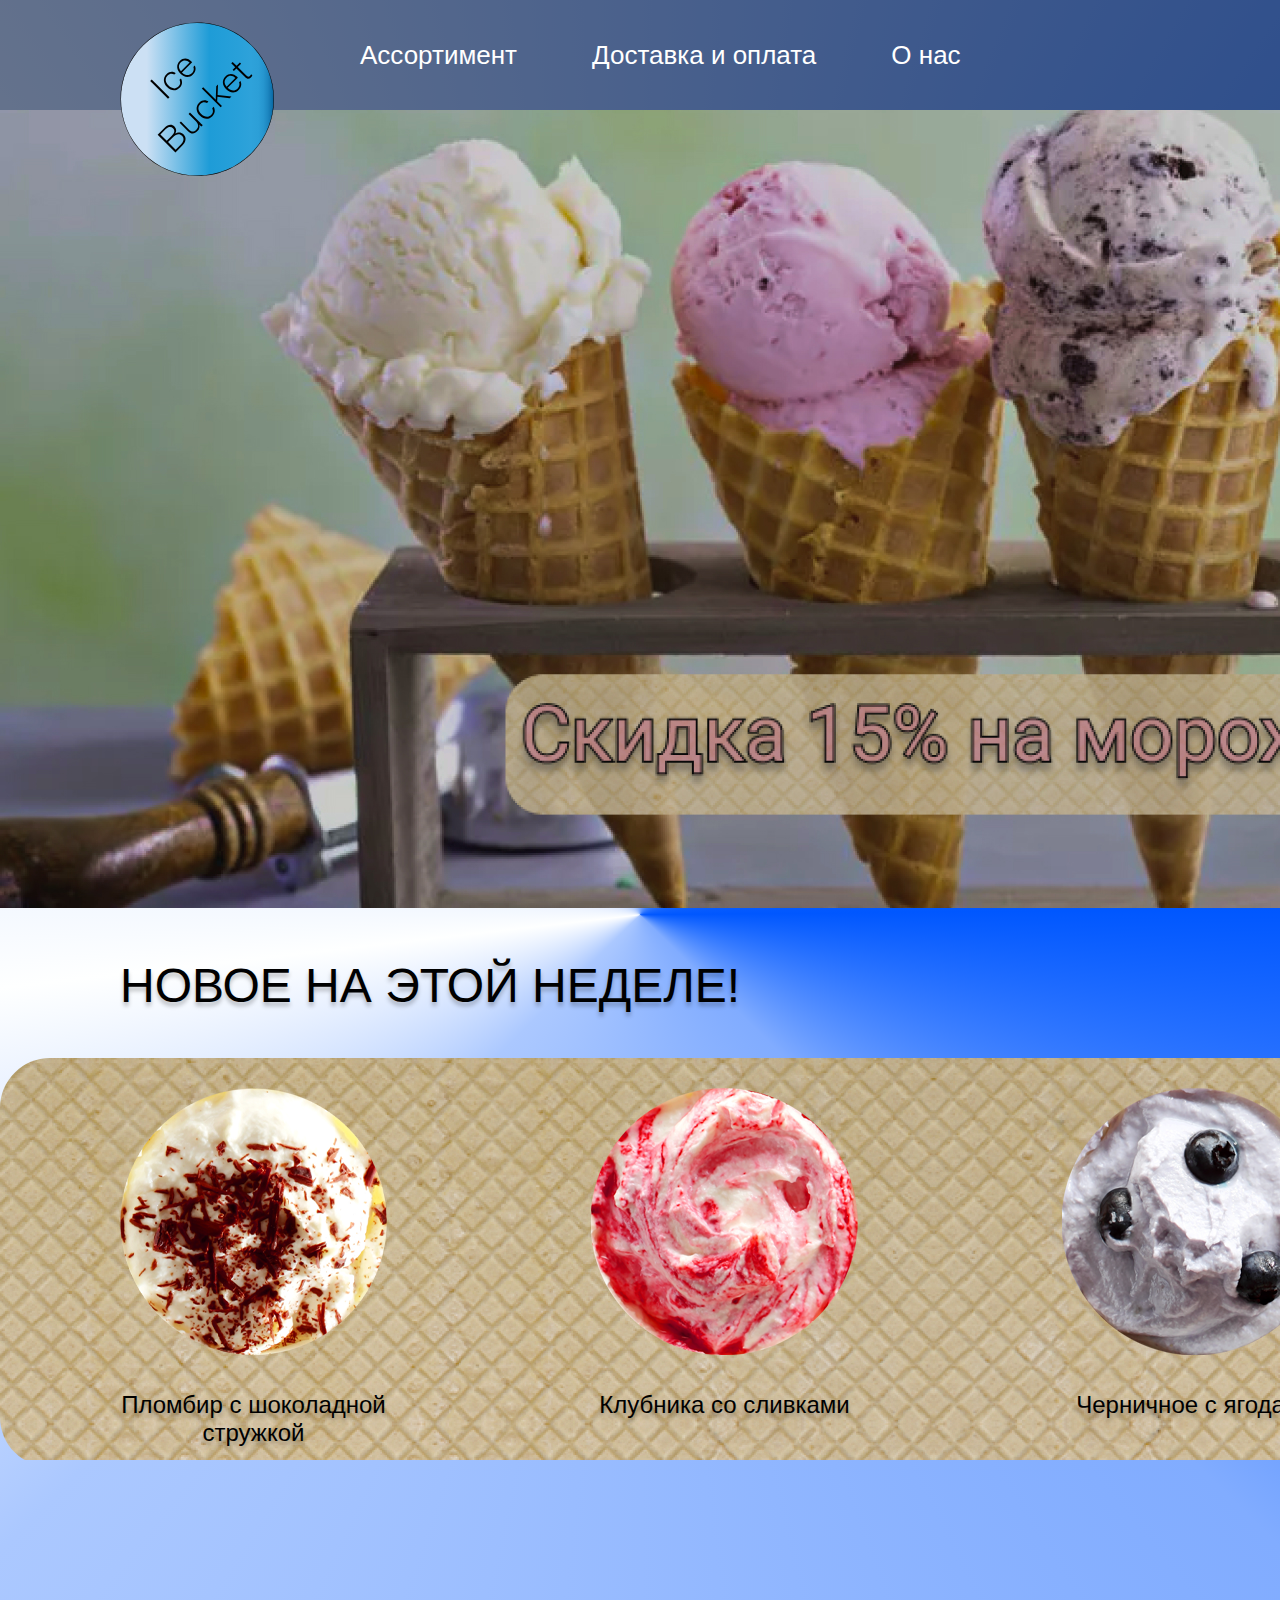
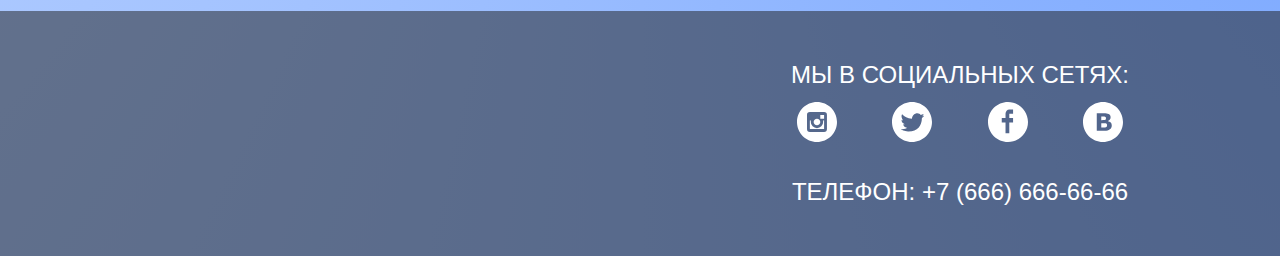
<file: index.html>
<!DOCTYPE html>
<html lang="ru">
    <head>
        <meta charset="utf-8">
        <title>Лавка Мороженного «Ice Bucket»</title>
        <link href="css/normalize.css" rel="stylesheet">
        <link href="https://fonts.googleapis.com/css2?family=Poiret+One&display=swap" rel="stylesheet">
        <link href="css/style.css" rel="stylesheet">
    </head>
    <body class="inner-page">

        <header class="main-header">
            <nav class="main-navigation container">
                <a class="main-header-logo" href="index.html">
                    <img src="svg/logo.svg" width="200" height="200" alt="Логотип">
                </a>
                <ul class="site-navigation">
                    <li><a href="catalog.html">Ассортимент</a></li>
                    <li><a href="delivery.html">Доставка и оплата</a></li>
                    <li><a href="info.html">О нас</a></li>
                </ul>
                <ul class="user-navigation">
                    <li><a class="login-link" href="personal.html">Войти</a></li>
                    <li><a class="basket-link" href="basket.html">Корзина</a></li>
                </ul>
            </nav>
        </header>

        <main>
            <h1 class="visually-hidden">Лавка Мороженного «Ice Bucket»</h1>

            <section class="news container2">
                <h2 class="visually-hidden">Новости</h2>
                <img src="img/news.jpg" width="1920" height="800">
                <h2 class="container">Новое на этой неделе!</h2>
                <div class="news-list-wrapper">
                    <ul class="news-list container2">
                        <li class="news-item news-item1">
                            <a href="#"><img src="img/8.png" width="267" height="267" alt="Фото товара"></a>
                            <a href="#">
                                <span class="news-item-name">Пломбир с шоколадной стружкой</span>
                            </a>
                        </li>
                        <li class="news-item">
                            <a href="#"><img src="img/5.png" width="267" height="267" alt="Фото товара"></a>
                            <a href="#">
                                <span class="news-item-name">Клубника со сливками</span>
                            </a>
                        </li>
                        <li class="news-item">
                            <a href="#"><img src="img/6.png" width="267" height="267" alt="Фото товара"></a>
                            <a href="#">
                                <span class="news-item-name">Черничное с ягодами</span>
                            </a>
                        </li>
                        <li class="news-item news-item4">
                            <a href="#"><img src="img/2.png" width="267" height="267" alt="Фото товара"></a>
                            <a href="#">
                                <span class="news-item-name">Кофейное с шоколадной стружкой</span>
                            </a>
                        </li>
                    </ul>
                </div>
            </section>
            
        </main>

        <footer class="main-footer">
            <div class="container">
                <div class="footer-contacts">
                    <p class="we-in-social">Мы в социальных сетях:</p>
                    <ul class="footer-social-list">
                        <li><a class="social-button" href="#"><span class="visually-hidden">Инстаграм</span>
                            <svg xmlns="http://www.w3.org/2000/svg" width="40" height="40" viewBox="0 0 32 32">
                                <g fill="#FFF">
                                    <path d="M20.916 16a4.938 4.938 0 1 1-9.877 0c0-.394.051-.773.138-1.14h-.897v6.838h11.396V14.86h-.897c.086.367.137.746.137 1.14z"/>
                                    <path d="M15.978 18.659c1.466 0 2.659-1.193 2.659-2.659s-1.193-2.659-2.659-2.659c-1.466 0-2.659 1.193-2.659 2.659s1.192 2.659 2.659 2.659zM18.637 10.302h3.039v3.039h-3.039z"/>
                                    <path d="M16 0C7.164 0 0 7.164 0 16c0 8.837 7.164 16 16 16 8.837 0 16-7.163 16-16 0-8.836-7.163-16-16-16zm7.955 21.698a2.285 2.285 0 0 1-2.279 2.279H10.279A2.285 2.285 0 0 1 8 21.698V10.302a2.286 2.286 0 0 1 2.279-2.279h11.396a2.286 2.286 0 0 1 2.279 2.279v11.396z"/>
                                </g>
                            </svg>
                        </a></li>
                        <li><a class="social-button" href="#"><span class="visually-hidden">Твиттер</span>
                            <svg xmlns="http://www.w3.org/2000/svg" width="40" height="40" viewBox="0 0 32 32">
                                <path fill="#FFF" d="M16 0C7.164 0 0 7.164 0 16c0 8.837 7.164 16 16 16 8.837 0 16-7.163 16-16 0-8.836-7.163-16-16-16zm7.944 12.809c-.251 6.516-3.463 10.832-10.992 10.702h-.486c-.447 0-4.543-.443-5.344-1.823 2.479.19 4.247-.406 5.12-1.136-1.048-.289-2.923-.461-3.251-2.848.384.104.618.221
                                 1.299.113-1.307-.824-2.758-1.519-2.679-3.643.311.317 1.164.518 1.46.457-.768-.233-2.149-3.244-.974-4.781 1.984 1.79 4.075 3.482 7.804 3.643.227-2.214 1.24-3.699 3.168-4.325 1.84-.479 3.255.26 3.901 1.138.737-.224 1.453-.466 2.193-.685-.004.833-.569 1.463-.935 1.709.747.165 1.423-.475 1.423-.475-.184.963-1.094 1.725-1.707 1.954z"/>
                            </svg>
                        </a></li>
                        <li><a class="social-button" href="#"><span class="visually-hidden">Фейсбук</span>
                            <svg xmlns="http://www.w3.org/2000/svg" width="40" height="40" viewBox="0 0 32 32">
                                <path fill="#FFF" d="M16 0C7.164 0 0 7.163 0 16s7.164 16 16 16c8.837 0 16-7.164 16-16S24.837 0 16 0zm4.062 9.455h-3.021v3.444h3.021v3.445h-3.021v8.61H14.02v-8.61H11v-3.445h3.021V9.455c0-1.902 1.353-3.445 3.021-3.445h3.021v3.445z"/>
                            </svg>
                        </a></li>
                        <li><a class="social-button" href="#"><span class="visually-hidden">Вконтакте</span>
                            <svg xmlns="http://www.w3.org/2000/svg" width="40" height="40" viewBox="0 0 32 32">
                                <g fill="#FFF">
                                    <path d="M16.637 14.495c.402-.019.719-.082.951-.188.326-.145.54-.33.641-.559.101-.229.15-.496.15-.797 0-.232-.058-.465-.174-.697-.116-.232-.322-.405-.617-.517-.264-.1-.592-.155-.984-.165a76.242 76.242 0 0 0-1.652-.014h-.339v2.965h.565c.571 0 1.057-.009 1.459-.028zM18.118 17.084c-.282-.081-.672-.125-1.166-.132a127.97
                                     127.97 0 0 0-1.55-.009h-.79v3.493h.264c1.014 0 1.74-.003 2.18-.009a3.2 3.2 0 0 0 1.212-.245c.377-.157.633-.364.774-.625s.214-.562.214-.9c0-.446-.088-.788-.261-1.03-.17-.241-.464-.423-.877-.543z"/>
                                    <path d="M16 0C7.164 0 0 7.164 0 16c0 8.837 7.164 16 16 16 8.837 0 16-7.163 16-16 0-8.836-7.163-16-16-16zm6.602 20.531a3.73 3.73 0 0 1-1.124 1.327c-.552.415-1.161.71-1.823.886s-1.501.264-2.519.264h-6.121V8.987h5.443c1.13 0 1.957.038 2.48.113a5.126 5.126 0 0 1 1.561.5c.533.27.929.632 1.189 1.087.26.455.392.975.392 
                                     1.558 0 .678-.179 1.278-.536 1.795-.358.518-.863.92-1.517 1.208v.075c.917.182 1.642.559 2.179 1.13.537.571.807 1.325.807 2.261 0 .678-.138 1.283-.411 1.817z"/>
                                </g>
                            </svg>
                        </a></li>
                    </ul>
                    <p class="footer-tel">Телефон: +7 (666) 666-66-66</p>
                </div>
            </div>
        </footer>

        <div class="modal-overlay">
        </div>
        <!-- <div class="modal-overlay"> -->
            <section class="modal modal-login">
                <h2 class="visually-hidden">Авторизация</h2>
                <form class="login-form">
                    <p>
                        <p>Email</p>
                        <input class="login-input" id="log-email" type="text" name="email" placeholder="">
                    </p>
                    <p>
                        <p>Пароль</p>
                        <input class="login-input input-last" id="log-password" type="password" name="password" placeholder="">
                    </p>
                    <button class="button" type="submit">Войти</button>
                    <p class="login-help">
                        <a class="restore" href="#">Я не помню пароль</a>
                        <a class="registr" href="#">Регистрация</a>
                    </p>
                </form>
                <button class="modal-close" type="button">Закрыть</button>
            </section>

            <section class="modal modal-registr">
                <h2 class="visually-hidden">Регистрация</h2>
                <form class="registr-form">
                    <p>
                        <p>Фамилия</p>
                        <input class="registr-input" id="user-surname" type="text" name="surmane" placeholder="">
                    </p>
                    <p>
                        <p>Имя</p>
                        <input class="registr-input" id="user-name" type="text" name="name" placeholder="">
                    </p>
                    <p>
                        <p>Отчество</p>
                        <input class="registr-input" id="user-patronymic" type="text" name="patronymic" placeholder="">
                    </p>
                    <p>
                        <p>Дата рождения</p>
                        <input class="registr-input" id="user-birthday" type="date" name="birthday" placeholder="">
                    </p>
                    <p>
                        <p>Телефон</p>
                        <input class="registr-input" id="user-number" type="tel" name="number" placeholder="">
                    </p>

                    <p>
                        <p>Email</p>
                        <input class="registr-input" id="user-email" type="text" name="email" placeholder="">
                    </p>
                    <p>
                        <p>Придумайте пароль</p>
                        <input class="registr-input" id="user-prepassword" type="password" name="prepassword" placeholder="">
                    </p>
                    <p>
                        <p>Повторите пароль</p>
                        <input class="registr-input input-last" id="user-password" type="password" name="password" placeholder="">
                    </p>
                    <button class="button" type="submit">Зарегистрироваться</button>
                </form>
                <button class="modal-close-reg" type="button">Закрыть</button>
            </section>
        <!-- </div> -->

        <script src ="js/modal.js"></script>

    </body>
</html>
</file>
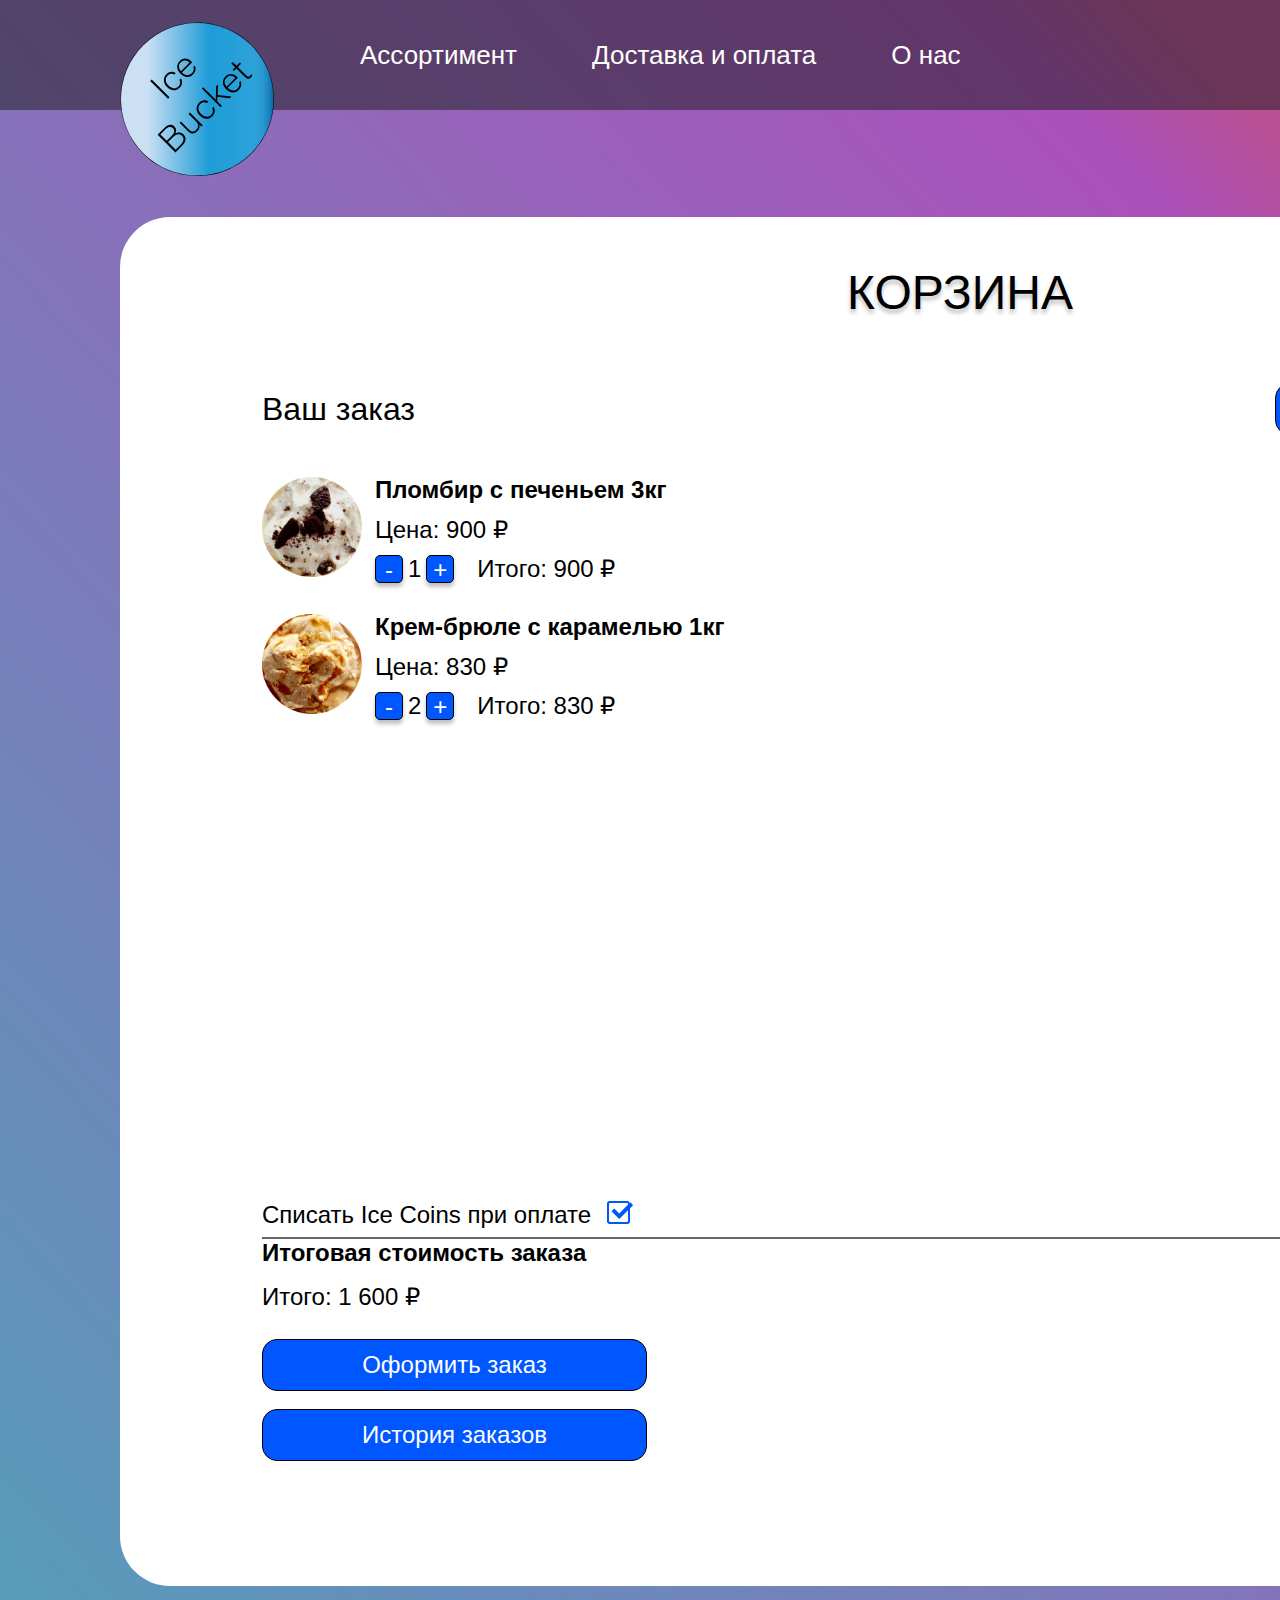
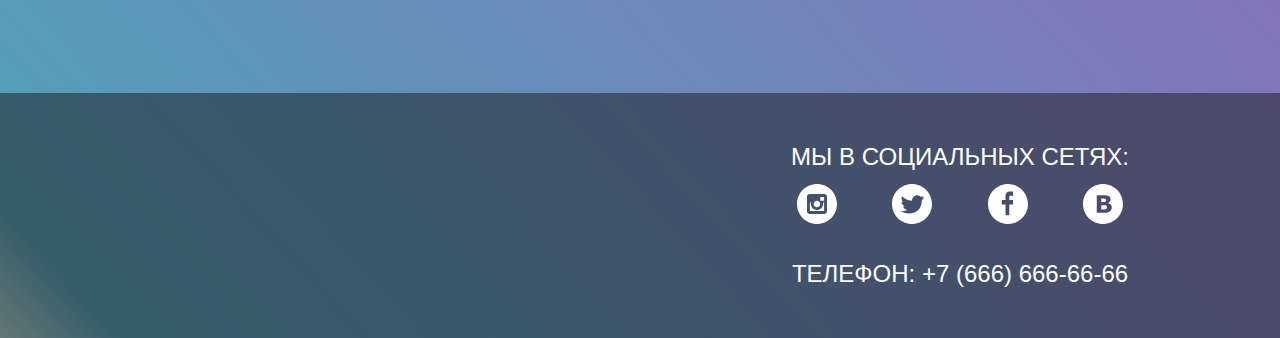
<file: basket.html>
<!DOCTYPE html>
<html lang="ru">
    <head>
        <meta charset="utf-8">
        <title>Корзина</title>
        <link href="css/normalize.css" rel="stylesheet">
        <link href="https://fonts.googleapis.com/css2?family=Poiret+One&display=swap" rel="stylesheet">
        <link href="css/style.css" rel="stylesheet">
    </head>
    <body>

        <header class="main-header">
            <nav class="main-navigation container">
                <a class="main-header-logo" href="index.html">
                    <img src="svg/logo.svg" width="200" height="200" alt="Логотип">
                </a>
                <ul class="site-navigation">
                    <li><a href="catalog.html">Ассортимент</a></li>
                    <li><a href="delivery.html">Доставка и оплата</a></li>
                    <li><a href="info.html">О нас</a></li>
                </ul>
                <ul class="user-navigation">
                    <li><a class="login-link" href="personal.html">Войти</a></li>
                    <li><a class="basket-link" href="basket.html">Корзина</a></li>
                </ul>
            </nav>
        </header>

        <main class="container">
            <div class="section-wrapper-basket">
                <section class="basket-data">
                    <h1>Корзина</h1>
                    <div class="basket-beg">
                        <h2>Ваш заказ</h2>
                        <button class="button" type="button">Очистить корзину</button>
                    </div>
                    <ul class="basket-list">
                        <li class="basket-item">
                            <a href="#"><img src="img/11.png" width="100" height="100" alt="Фото товара"></a>
                            <div class="basket-item-info">
                                <a href="#">
                                    <b class="basket-item-name">Пломбир с печеньем 3кг</b>
                                </a>
                                <p>Цена: 900 ₽</p>
                                <div class="basket-calc">
                                    <button class="button button-countm">-</button>
                                    <p>1</p>
                                    <button class=" button button-countp">+</button>
                                    <p>Итого: 900 ₽</p>
                                </div>
                            </div>
                            <button class="basket-del" type="button">
                                <svg width="23" height="23" viewBox="0 0 22 23" fill="none" xmlns="http://www.w3.org/2000/svg">
                                    <path d="M21.6047 1.91306L19.7979 0L10.8023 9.52471L1.80678 0L0 1.91306L8.99556 11.4378L0 20.9625L1.80678 22.8755L10.8023 13.3508L19.7979 22.8755L21.6047 20.9625L12.6091 11.4378L21.6047 1.91306Z" fill="#0057FF"/>
                                </svg>                                    
                            </button>
                        </li>
                        <li class="basket-item">
                            <a href="#"><img src="img/4.png" width="100" height="100" alt="Фото товара"></a>
                            <div class="basket-item-info">
                                <a href="#">
                                    <b class="basket-item-name">Крем-брюле с карамелью 1кг</b>
                                </a>
                                <p>Цена: 830 ₽</p>
                                <div class="basket-calc">
                                    <button class="button button-countm">-</button>
                                    <p>2</p>
                                    <button class=" button button-countp">+</button>
                                    <p>Итого: 830 ₽</p>
                                </div>
                            </div>
                            <button class="basket-del" type="button">
                                <svg width="23" height="23" viewBox="0 0 22 23" fill="none" xmlns="http://www.w3.org/2000/svg">
                                    <path d="M21.6047 1.91306L19.7979 0L10.8023 9.52471L1.80678 0L0 1.91306L8.99556 11.4378L0 20.9625L1.80678 22.8755L10.8023 13.3508L19.7979 22.8755L21.6047 20.9625L12.6091 11.4378L21.6047 1.91306Z" fill="#0057FF"/>
                                </svg>                                    
                            </button>
                        </li>
                    </ul>
                    <div class="basket-filter-option">
                        <input class="visually-hidden filter-input-checkbox" type="checkbox" name="bonus" id="filter-bonus" checked>
                        <label for="filter-bonus">Списать Ice Coins при оплате</label>
                    </div>
                    <b>Итоговая стоимость заказа</b>
                    <p class="basket-total">Итого: 1 600 ₽</p>
                    <div class="basket-buttons">
                    <a class="button button-link button-link-order" href="order.html">Оформить заказ</a>
                    <a class="button button-link button-link-history" href="history.html">История заказов</a>
                    </div>
                </section>
            </div>
            
        </main>

        <footer class="main-footer">
            <div class="container">
                <div class="footer-contacts">
                    <p class="we-in-social">Мы в социальных сетях:</p>
                    <ul class="footer-social-list">
                        <li><a class="social-button" href="#"><span class="visually-hidden">Инстаграм</span>
                            <svg xmlns="http://www.w3.org/2000/svg" width="40" height="40" viewBox="0 0 32 32">
                                <g fill="#FFF">
                                    <path d="M20.916 16a4.938 4.938 0 1 1-9.877 0c0-.394.051-.773.138-1.14h-.897v6.838h11.396V14.86h-.897c.086.367.137.746.137 1.14z"/>
                                    <path d="M15.978 18.659c1.466 0 2.659-1.193 2.659-2.659s-1.193-2.659-2.659-2.659c-1.466 0-2.659 1.193-2.659 2.659s1.192 2.659 2.659 2.659zM18.637 10.302h3.039v3.039h-3.039z"/>
                                    <path d="M16 0C7.164 0 0 7.164 0 16c0 8.837 7.164 16 16 16 8.837 0 16-7.163 16-16 0-8.836-7.163-16-16-16zm7.955 21.698a2.285 2.285 0 0 1-2.279 2.279H10.279A2.285 2.285 0 0 1 8 21.698V10.302a2.286 2.286 0 0 1 2.279-2.279h11.396a2.286 2.286 0 0 1 2.279 2.279v11.396z"/>
                                </g>
                            </svg>
                        </a></li>
                        <li><a class="social-button" href="#"><span class="visually-hidden">Твиттер</span>
                            <svg xmlns="http://www.w3.org/2000/svg" width="40" height="40" viewBox="0 0 32 32">
                                <path fill="#FFF" d="M16 0C7.164 0 0 7.164 0 16c0 8.837 7.164 16 16 16 8.837 0 16-7.163 16-16 0-8.836-7.163-16-16-16zm7.944 12.809c-.251 6.516-3.463 10.832-10.992 10.702h-.486c-.447 0-4.543-.443-5.344-1.823 2.479.19 4.247-.406 5.12-1.136-1.048-.289-2.923-.461-3.251-2.848.384.104.618.221
                                 1.299.113-1.307-.824-2.758-1.519-2.679-3.643.311.317 1.164.518 1.46.457-.768-.233-2.149-3.244-.974-4.781 1.984 1.79 4.075 3.482 7.804 3.643.227-2.214 1.24-3.699 3.168-4.325 1.84-.479 3.255.26 3.901 1.138.737-.224 1.453-.466 2.193-.685-.004.833-.569 1.463-.935 1.709.747.165 1.423-.475 1.423-.475-.184.963-1.094 1.725-1.707 1.954z"/>
                            </svg>
                        </a></li>
                        <li><a class="social-button" href="#"><span class="visually-hidden">Фейсбук</span>
                            <svg xmlns="http://www.w3.org/2000/svg" width="40" height="40" viewBox="0 0 32 32">
                                <path fill="#FFF" d="M16 0C7.164 0 0 7.163 0 16s7.164 16 16 16c8.837 0 16-7.164 16-16S24.837 0 16 0zm4.062 9.455h-3.021v3.444h3.021v3.445h-3.021v8.61H14.02v-8.61H11v-3.445h3.021V9.455c0-1.902 1.353-3.445 3.021-3.445h3.021v3.445z"/>
                            </svg>
                        </a></li>
                        <li><a class="social-button" href="#"><span class="visually-hidden">Вконтакте</span>
                            <svg xmlns="http://www.w3.org/2000/svg" width="40" height="40" viewBox="0 0 32 32">
                                <g fill="#FFF">
                                    <path d="M16.637 14.495c.402-.019.719-.082.951-.188.326-.145.54-.33.641-.559.101-.229.15-.496.15-.797 0-.232-.058-.465-.174-.697-.116-.232-.322-.405-.617-.517-.264-.1-.592-.155-.984-.165a76.242 76.242 0 0 0-1.652-.014h-.339v2.965h.565c.571 0 1.057-.009 1.459-.028zM18.118 17.084c-.282-.081-.672-.125-1.166-.132a127.97
                                     127.97 0 0 0-1.55-.009h-.79v3.493h.264c1.014 0 1.74-.003 2.18-.009a3.2 3.2 0 0 0 1.212-.245c.377-.157.633-.364.774-.625s.214-.562.214-.9c0-.446-.088-.788-.261-1.03-.17-.241-.464-.423-.877-.543z"/>
                                    <path d="M16 0C7.164 0 0 7.164 0 16c0 8.837 7.164 16 16 16 8.837 0 16-7.163 16-16 0-8.836-7.163-16-16-16zm6.602 20.531a3.73 3.73 0 0 1-1.124 1.327c-.552.415-1.161.71-1.823.886s-1.501.264-2.519.264h-6.121V8.987h5.443c1.13 0 1.957.038 2.48.113a5.126 5.126 0 0 1 1.561.5c.533.27.929.632 1.189 1.087.26.455.392.975.392 
                                     1.558 0 .678-.179 1.278-.536 1.795-.358.518-.863.92-1.517 1.208v.075c.917.182 1.642.559 2.179 1.13.537.571.807 1.325.807 2.261 0 .678-.138 1.283-.411 1.817z"/>
                                </g>
                            </svg>
                        </a></li>
                    </ul>
                    <p class="footer-tel">Телефон: +7 (666) 666-66-66</p>
                </div>
            </div>
        </footer>

    </body>
</html>
</file>
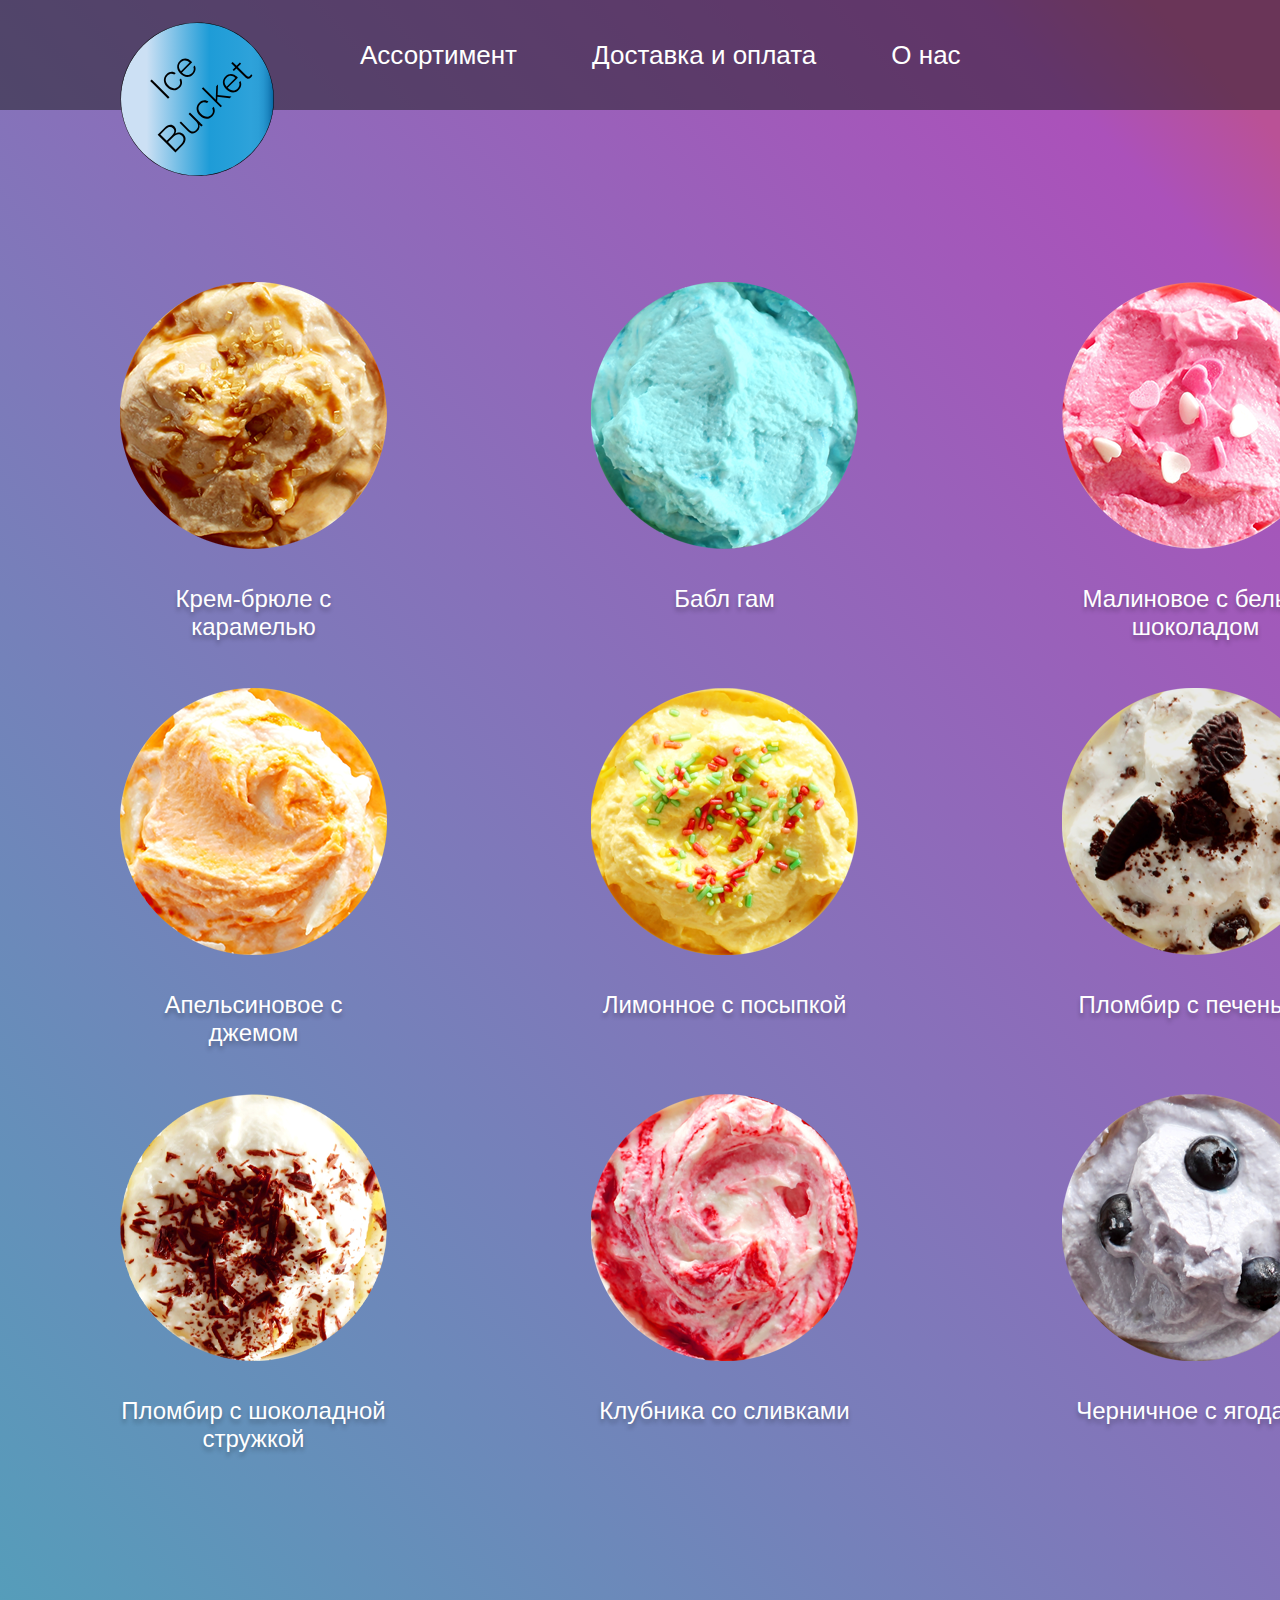
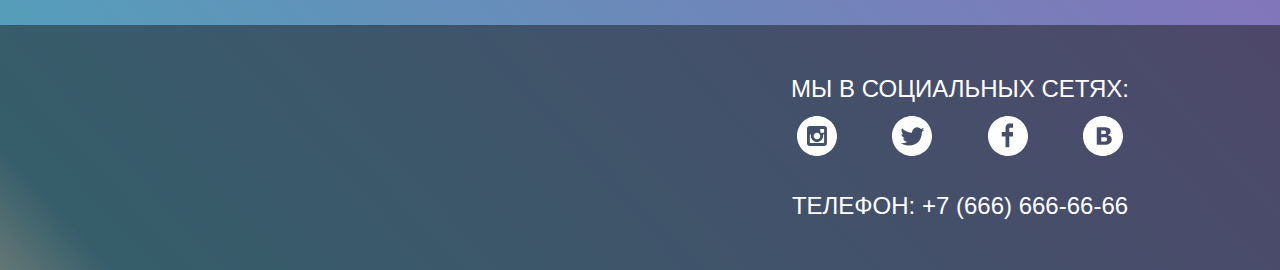
<file: catalog.html>
<!DOCTYPE html>
<html lang="ru">
    <head>
        <meta charset="utf-8">
        <title>Ассортимент</title>
        <link href="css/normalize.css" rel="stylesheet">
        <link href="https://fonts.googleapis.com/css2?family=Poiret+One&display=swap" rel="stylesheet">
        <link href="css/style.css" rel="stylesheet">
    </head>
    <body>

        <header class="main-header">
            <nav class="main-navigation container">
                <a class="main-header-logo" href="index.html">
                    <img src="svg/logo.svg" width="200" height="200" alt="Логотип">
                </a>
                <ul class="site-navigation">
                    <li><a href="catalog.html">Ассортимент</a></li>
                    <li><a href="delivery.html">Доставка и оплата</a></li>
                    <li><a href="info.html">О нас</a></li>
                </ul>
                <ul class="user-navigation">
                    <li><a class="login-link" href="personal.html">Войти</a></li>
                    <li><a class="basket-link" href="basket.html">Корзина</a></li>
                </ul>
            </nav>
        </header>

        <main class="container">
            <h1 class="visually-hidden">Ассортимент</h1>

            <section class="catalog">
                <ul class="catalog-list">
                    <li class="catalog-item">
                        <a href="#"><img src="img/4.png" width="267" height="267" alt="Фото товара"></a>
                        <a href="#">
                            <span class="catalog-item-name">Крем-брюле с карамелью</span>
                        </a>
                    </li>
                    <li class="catalog-item">
                        <a href="#"><img src="img/10.png" width="267" height="267" alt="Фото товара"></a>
                        <a href="#">
                            <span class="catalog-item-name">Бабл гам</span>
                        </a>
                    </li>
                    <li class="catalog-item">
                        <a href="#"><img src="img/3.png" width="267" height="267" alt="Фото товара"></a>
                        <a href="#">
                            <span class="catalog-item-name">Малиновое с белым шоколадом</span>
                        </a>
                    </li>
                    <li class="catalog-item">
                        <a href="#"><img src="img/9.png" width="267" height="267" alt="Фото товара"></a>
                        <a href="#">
                            <span class="catalog-item-name">Ванильное с кусочками шоколада</span>
                        </a>
                    </li>
                    <li class="catalog-item">
                        <a href="#"><img src="img/1.png" width="267" height="267" alt="Фото товара"></a>
                        <a href="#">
                            <span class="catalog-item-name">Апельсиновое с джемом</span>
                        </a>
                    </li>
                    <li class="catalog-item">
                        <a href="#"><img src="img/7.png" width="267" height="267" alt="Фото товара"></a>
                        <a href="#">
                            <span class="catalog-item-name">Лимонное с посыпкой</span>
                        </a>
                    </li>
                    <li class="catalog-item">
                        <a href="#"><img src="img/11.png" width="267" height="267" alt="Фото товара"></a>
                        <a href="#">
                            <span class="catalog-item-name">Пломбир с печеньем</span>
                        </a>
                    </li>
                    <li class="catalog-item">
                        <a  class = "formodal" href="#"><img src="img/12.png" width="267" height="267" alt="Фото товара"></a>
                        <a  class= "formodal" href="#">
                            <span class="catalog-item-name">Мятное с сиропом</span>
                        </a>
                    </li>
                    <li class="catalog-item">
                        <a href="#"><img src="img/8.png" width="267" height="267" alt="Фото товара"></a>
                        <a href="#">
                            <span class="catalog-item-name">Пломбир с шоколадной стружкой</span>
                        </a>
                    </li>
                    <li class="catalog-item">
                        <a href="#"><img src="img/5.png" width="267" height="267" alt="Фото товара"></a>
                        <a href="#">
                            <span class="catalog-item-name">Клубника со сливками</span>
                        </a>
                    </li>
                    <li class="catalog-item">
                        <a href="#"><img src="img/6.png" width="267" height="267" alt="Фото товара"></a>
                        <a href="#">
                            <span class="catalog-item-name">Черничное с ягодами</span>
                        </a>
                    </li>
                    <li class="catalog-item">
                        <a href="#"><img src="img/2.png" width="267" height="267" alt="Фото товара"></a>
                        <a href="#">
                            <span class="catalog-item-name">Кофейное с шоколадной стружкой</span>
                        </a>
                    </li>
                </ul>
            </section>

                <ul class="pagination-list">
                    <li class="pagination-item pagination-arrow"><a>&#8249</a></li>
                    <li class="pagination-item pagination-item-current"><a>1</a></li>
                    <li class="pagination-item"><a href="#">2</a></li>
                    <li class="pagination-item"><a href="#">3</a></li>
                    <li class="pagination-item"><a href="#">4</a></li>
                    <li class="pagination-item"><a href="#">5</a></li>
                    <li class="pagination-item pagination-arrow"><a>&#8250</a></li>
                </ul>
        </main>

        <footer class="main-footer">
            <div class="container">
                <div class="footer-contacts">
                    <p class="we-in-social">Мы в социальных сетях:</p>
                    <ul class="footer-social-list">
                        <li><a class="social-button" href="#"><span class="visually-hidden">Инстаграм</span>
                            <svg xmlns="http://www.w3.org/2000/svg" width="40" height="40" viewBox="0 0 32 32">
                                <g fill="#FFF">
                                    <path d="M20.916 16a4.938 4.938 0 1 1-9.877 0c0-.394.051-.773.138-1.14h-.897v6.838h11.396V14.86h-.897c.086.367.137.746.137 1.14z"/>
                                    <path d="M15.978 18.659c1.466 0 2.659-1.193 2.659-2.659s-1.193-2.659-2.659-2.659c-1.466 0-2.659 1.193-2.659 2.659s1.192 2.659 2.659 2.659zM18.637 10.302h3.039v3.039h-3.039z"/>
                                    <path d="M16 0C7.164 0 0 7.164 0 16c0 8.837 7.164 16 16 16 8.837 0 16-7.163 16-16 0-8.836-7.163-16-16-16zm7.955 21.698a2.285 2.285 0 0 1-2.279 2.279H10.279A2.285 2.285 0 0 1 8 21.698V10.302a2.286 2.286 0 0 1 2.279-2.279h11.396a2.286 2.286 0 0 1 2.279 2.279v11.396z"/>
                                </g>
                            </svg>
                        </a></li>
                        <li><a class="social-button" href="#"><span class="visually-hidden">Твиттер</span>
                            <svg xmlns="http://www.w3.org/2000/svg" width="40" height="40" viewBox="0 0 32 32">
                                <path fill="#FFF" d="M16 0C7.164 0 0 7.164 0 16c0 8.837 7.164 16 16 16 8.837 0 16-7.163 16-16 0-8.836-7.163-16-16-16zm7.944 12.809c-.251 6.516-3.463 10.832-10.992 10.702h-.486c-.447 0-4.543-.443-5.344-1.823 2.479.19 4.247-.406 5.12-1.136-1.048-.289-2.923-.461-3.251-2.848.384.104.618.221
                                 1.299.113-1.307-.824-2.758-1.519-2.679-3.643.311.317 1.164.518 1.46.457-.768-.233-2.149-3.244-.974-4.781 1.984 1.79 4.075 3.482 7.804 3.643.227-2.214 1.24-3.699 3.168-4.325 1.84-.479 3.255.26 3.901 1.138.737-.224 1.453-.466 2.193-.685-.004.833-.569 1.463-.935 1.709.747.165 1.423-.475 1.423-.475-.184.963-1.094 1.725-1.707 1.954z"/>
                            </svg>
                        </a></li>
                        <li><a class="social-button" href="#"><span class="visually-hidden">Фейсбук</span>
                            <svg xmlns="http://www.w3.org/2000/svg" width="40" height="40" viewBox="0 0 32 32">
                                <path fill="#FFF" d="M16 0C7.164 0 0 7.163 0 16s7.164 16 16 16c8.837 0 16-7.164 16-16S24.837 0 16 0zm4.062 9.455h-3.021v3.444h3.021v3.445h-3.021v8.61H14.02v-8.61H11v-3.445h3.021V9.455c0-1.902 1.353-3.445 3.021-3.445h3.021v3.445z"/>
                            </svg>
                        </a></li>
                        <li><a class="social-button" href="#"><span class="visually-hidden">Вконтакте</span>
                            <svg xmlns="http://www.w3.org/2000/svg" width="40" height="40" viewBox="0 0 32 32">
                                <g fill="#FFF">
                                    <path d="M16.637 14.495c.402-.019.719-.082.951-.188.326-.145.54-.33.641-.559.101-.229.15-.496.15-.797 0-.232-.058-.465-.174-.697-.116-.232-.322-.405-.617-.517-.264-.1-.592-.155-.984-.165a76.242 76.242 0 0 0-1.652-.014h-.339v2.965h.565c.571 0 1.057-.009 1.459-.028zM18.118 17.084c-.282-.081-.672-.125-1.166-.132a127.97
                                     127.97 0 0 0-1.55-.009h-.79v3.493h.264c1.014 0 1.74-.003 2.18-.009a3.2 3.2 0 0 0 1.212-.245c.377-.157.633-.364.774-.625s.214-.562.214-.9c0-.446-.088-.788-.261-1.03-.17-.241-.464-.423-.877-.543z"/>
                                    <path d="M16 0C7.164 0 0 7.164 0 16c0 8.837 7.164 16 16 16 8.837 0 16-7.163 16-16 0-8.836-7.163-16-16-16zm6.602 20.531a3.73 3.73 0 0 1-1.124 1.327c-.552.415-1.161.71-1.823.886s-1.501.264-2.519.264h-6.121V8.987h5.443c1.13 0 1.957.038 2.48.113a5.126 5.126 0 0 1 1.561.5c.533.27.929.632 1.189 1.087.26.455.392.975.392 
                                     1.558 0 .678-.179 1.278-.536 1.795-.358.518-.863.92-1.517 1.208v.075c.917.182 1.642.559 2.179 1.13.537.571.807 1.325.807 2.261 0 .678-.138 1.283-.411 1.817z"/>
                                </g>
                            </svg>
                        </a></li>
                    </ul>
                    <p class="footer-tel">Телефон: +7 (666) 666-66-66</p>
                </div>
            </div>
        </footer>

        <div class="modal-overlay">
            <section class="modal modal-item">
                <div class="modal-item-wrapper">
                    <div class="modal-item-text">
                        <h1 class="modal-item-name">Мятное с сиропом</h1>
                        <p class="modal-item-description">Мятное мороженное с сиропом из свежей мяты. Оттлично освежает в жаркую погоду.</p>
                        <button class="button button-add" type="button">Добавить в корзину</button>
                    </div>
                    <div class="modal-item-group">
                        <img src="img/12.png" width="267" height="267" alt="Фото товара">
                        <ul class="button-list">
                            <li>
                                <button class="button button-choiсe" type="button">1кг</button>
                            </li>
                            <li>
                                <button class="button button-choiсe" type="button">3кг</button>
                            </li>
                            <li>
                                <button class="button button-choiсe" type="button">5кг</button>
                            </li>
                        </ul>
                        <p class="modal-item-price">420 ₽</p>
                    </div>
                </div>
                    <button class="modal-close-white" type="button">Закрыть</button>
            </section>
        </div>
        
        <script>
            var link = document.querySelector(".formodal");
            var popup = document.querySelector(".modal-item");
            var overlay = document.querySelector(".modal-overlay");
            var close = document.querySelector(".modal-close-white");
            
            link.addEventListener("click", function(evt) {
                evt.preventDefault();
                overlay.classList.add("modal-overlay--visible");
                popup.classList.add("modal--visible");
            })

            close.addEventListener("click", function(evt){
                evt.preventDefault();
                overlay.classList.remove("modal-overlay--visible");
            })
        </script>
        
    </body>
</html>
</file>
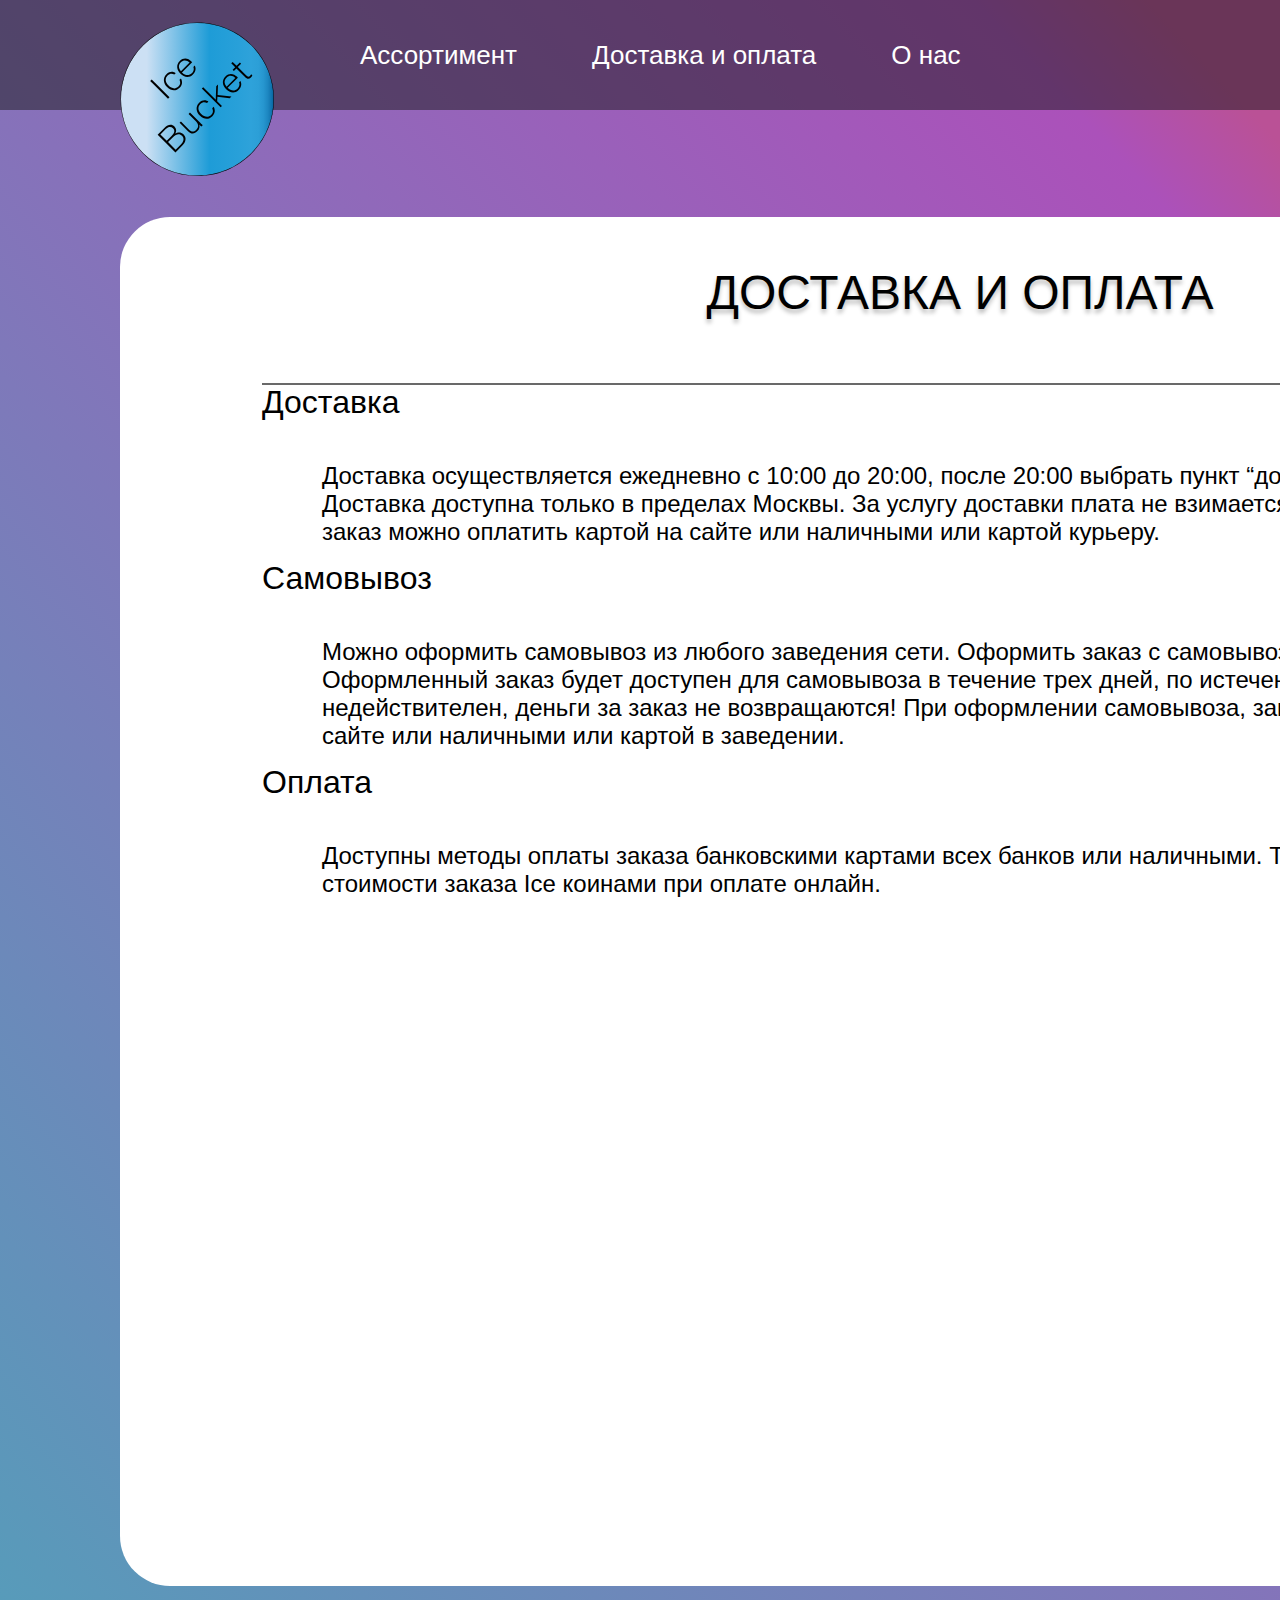
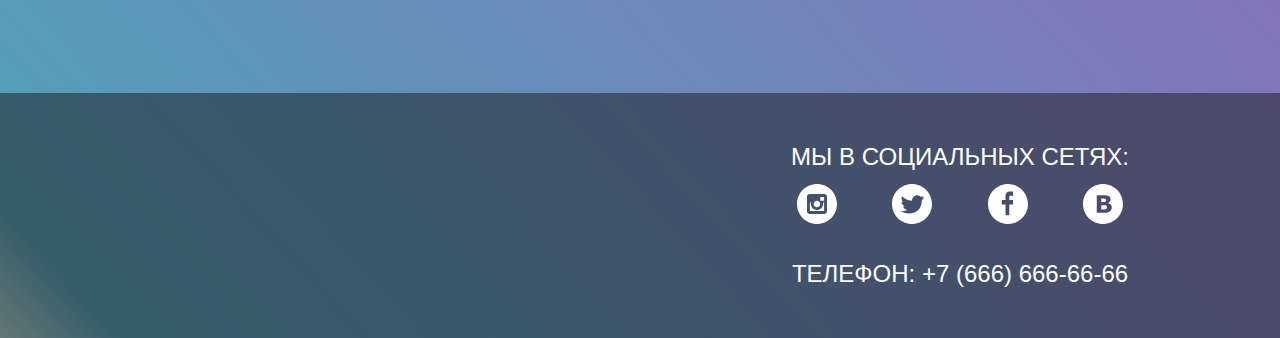
<file: delivery.html>
<!DOCTYPE html>
<html lang="ru">
    <head>
        <meta charset="utf-8">
        <title>Доставка и оплата</title>
        <link href="css/normalize.css" rel="stylesheet">
        <link href="https://fonts.googleapis.com/css2?family=Poiret+One&display=swap" rel="stylesheet">
        <link href="css/style.css" rel="stylesheet">
    </head>
    <body>

        <header class="main-header">
            <nav class="main-navigation container">
                <a class="main-header-logo" href="index.html">
                    <img src="svg/logo.svg" width="200" height="200" alt="Логотип">
                </a>
                <ul class="site-navigation">
                    <li><a href="catalog.html">Ассортимент</a></li>
                    <li><a href="delivery.html">Доставка и оплата</a></li>
                    <li><a href="info.html">О нас</a></li>
                </ul>
                <ul class="user-navigation">
                    <li><a class="login-link" href="personal.html">Войти</a></li>
                    <li><a class="basket-link" href="basket.html">Корзина</a></li>
                </ul>
            </nav>
        </header>

        <main class="container">
            <div class="section-wrapper">
                <section class="delivery">
                <h1>Доставка и оплата</h1>
                    <h2>Доставка</h2>
                    <p>Доставка осуществляется ежедневно с 10:00 до 20:00, после 20:00 выбрать пункт “доставка” будет невозможно.
                        Доставка доступна только в пределах Москвы. За услугу доставки плата не взимается. При оформлении доставки,
                        заказ можно оплатить картой на сайте или наличными или картой курьеру.</p>
                    <h2>Самовывоз</h2>
                    <p>Можно оформить самовывоз из любого заведения сети. Оформить заказ с самовывозом можно в любое время.
                        Оформленный заказ будет доступен для самовывоза в течение трех дней, по истечении трех дней заказ становится
                        недействителен, деньги за заказ не возвращаются! При оформлении самовывоза, заказ можно оплатить картой на
                        сайте или наличными или картой в
                        заведении.</p>
                    <h2>Оплата</h2>
                    <p>Доступны методы оплаты заказа банковскими картами всех банков или наличными. Также можно оплатить до
                        50% от стоимости заказа Ice коинами при оплате онлайн.</p>
                </section>
            </div>
        </main>

        <footer class="main-footer">
            <div class="container">
                <div class="footer-contacts">
                    <p class="we-in-social">Мы в социальных сетях:</p>
                    <ul class="footer-social-list">
                        <li><a class="social-button" href="#"><span class="visually-hidden">Инстаграм</span>
                            <svg xmlns="http://www.w3.org/2000/svg" width="40" height="40" viewBox="0 0 32 32">
                                <g fill="#FFF">
                                    <path d="M20.916 16a4.938 4.938 0 1 1-9.877 0c0-.394.051-.773.138-1.14h-.897v6.838h11.396V14.86h-.897c.086.367.137.746.137 1.14z"/>
                                    <path d="M15.978 18.659c1.466 0 2.659-1.193 2.659-2.659s-1.193-2.659-2.659-2.659c-1.466 0-2.659 1.193-2.659 2.659s1.192 2.659 2.659 2.659zM18.637 10.302h3.039v3.039h-3.039z"/>
                                    <path d="M16 0C7.164 0 0 7.164 0 16c0 8.837 7.164 16 16 16 8.837 0 16-7.163 16-16 0-8.836-7.163-16-16-16zm7.955 21.698a2.285 2.285 0 0 1-2.279 2.279H10.279A2.285 2.285 0 0 1 8 21.698V10.302a2.286 2.286 0 0 1 2.279-2.279h11.396a2.286 2.286 0 0 1 2.279 2.279v11.396z"/>
                                </g>
                            </svg>
                        </a></li>
                        <li><a class="social-button" href="#"><span class="visually-hidden">Твиттер</span>
                            <svg xmlns="http://www.w3.org/2000/svg" width="40" height="40" viewBox="0 0 32 32">
                                <path fill="#FFF" d="M16 0C7.164 0 0 7.164 0 16c0 8.837 7.164 16 16 16 8.837 0 16-7.163 16-16 0-8.836-7.163-16-16-16zm7.944 12.809c-.251 6.516-3.463 10.832-10.992 10.702h-.486c-.447 0-4.543-.443-5.344-1.823 2.479.19 4.247-.406 5.12-1.136-1.048-.289-2.923-.461-3.251-2.848.384.104.618.221
                                 1.299.113-1.307-.824-2.758-1.519-2.679-3.643.311.317 1.164.518 1.46.457-.768-.233-2.149-3.244-.974-4.781 1.984 1.79 4.075 3.482 7.804 3.643.227-2.214 1.24-3.699 3.168-4.325 1.84-.479 3.255.26 3.901 1.138.737-.224 1.453-.466 2.193-.685-.004.833-.569 1.463-.935 1.709.747.165 1.423-.475 1.423-.475-.184.963-1.094 1.725-1.707 1.954z"/>
                            </svg>
                        </a></li>
                        <li><a class="social-button" href="#"><span class="visually-hidden">Фейсбук</span>
                            <svg xmlns="http://www.w3.org/2000/svg" width="40" height="40" viewBox="0 0 32 32">
                                <path fill="#FFF" d="M16 0C7.164 0 0 7.163 0 16s7.164 16 16 16c8.837 0 16-7.164 16-16S24.837 0 16 0zm4.062 9.455h-3.021v3.444h3.021v3.445h-3.021v8.61H14.02v-8.61H11v-3.445h3.021V9.455c0-1.902 1.353-3.445 3.021-3.445h3.021v3.445z"/>
                            </svg>
                        </a></li>
                        <li><a class="social-button" href="#"><span class="visually-hidden">Вконтакте</span>
                            <svg xmlns="http://www.w3.org/2000/svg" width="40" height="40" viewBox="0 0 32 32">
                                <g fill="#FFF">
                                    <path d="M16.637 14.495c.402-.019.719-.082.951-.188.326-.145.54-.33.641-.559.101-.229.15-.496.15-.797 0-.232-.058-.465-.174-.697-.116-.232-.322-.405-.617-.517-.264-.1-.592-.155-.984-.165a76.242 76.242 0 0 0-1.652-.014h-.339v2.965h.565c.571 0 1.057-.009 1.459-.028zM18.118 17.084c-.282-.081-.672-.125-1.166-.132a127.97
                                     127.97 0 0 0-1.55-.009h-.79v3.493h.264c1.014 0 1.74-.003 2.18-.009a3.2 3.2 0 0 0 1.212-.245c.377-.157.633-.364.774-.625s.214-.562.214-.9c0-.446-.088-.788-.261-1.03-.17-.241-.464-.423-.877-.543z"/>
                                    <path d="M16 0C7.164 0 0 7.164 0 16c0 8.837 7.164 16 16 16 8.837 0 16-7.163 16-16 0-8.836-7.163-16-16-16zm6.602 20.531a3.73 3.73 0 0 1-1.124 1.327c-.552.415-1.161.71-1.823.886s-1.501.264-2.519.264h-6.121V8.987h5.443c1.13 0 1.957.038 2.48.113a5.126 5.126 0 0 1 1.561.5c.533.27.929.632 1.189 1.087.26.455.392.975.392 
                                     1.558 0 .678-.179 1.278-.536 1.795-.358.518-.863.92-1.517 1.208v.075c.917.182 1.642.559 2.179 1.13.537.571.807 1.325.807 2.261 0 .678-.138 1.283-.411 1.817z"/>
                                </g>
                            </svg>
                        </a></li>
                    </ul>
                    <p class="footer-tel">Телефон: +7 (666) 666-66-66</p>
                </div>
            </div>
        </footer>

    </body>
</html>
</file>
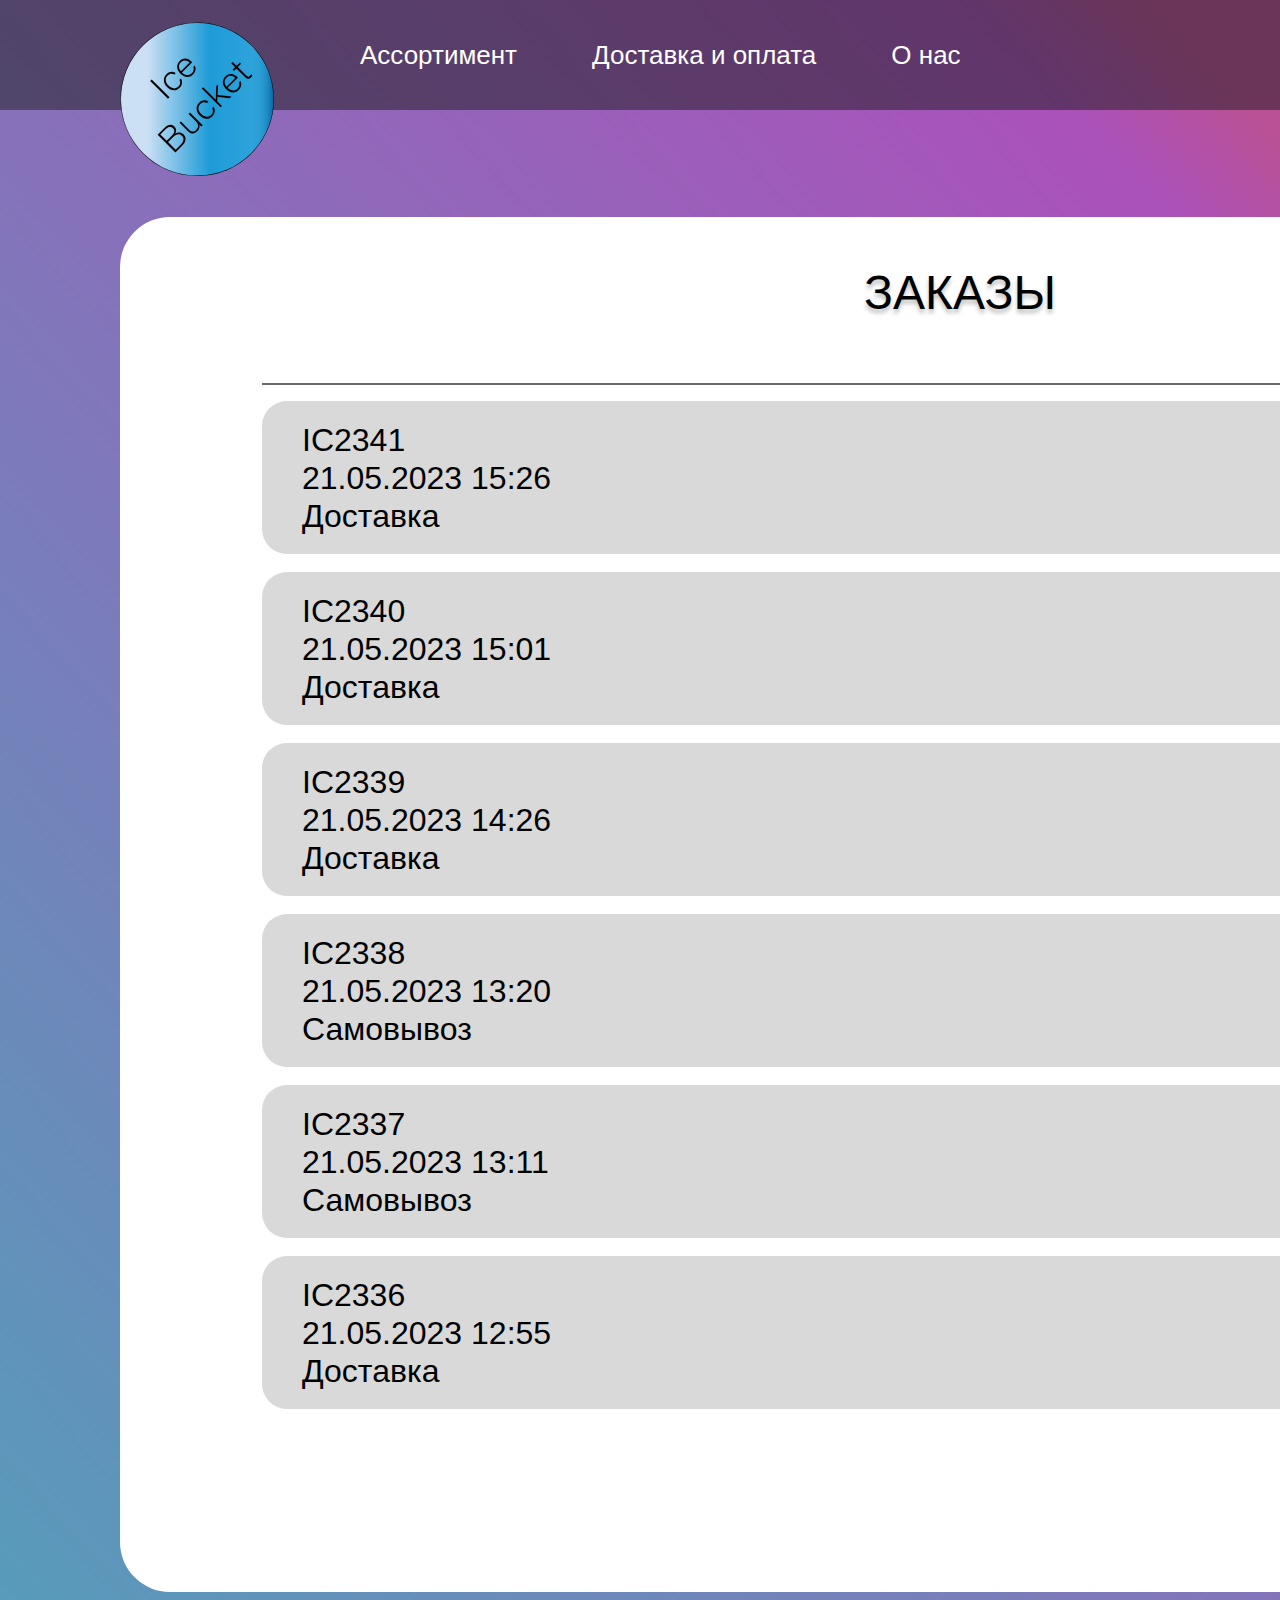
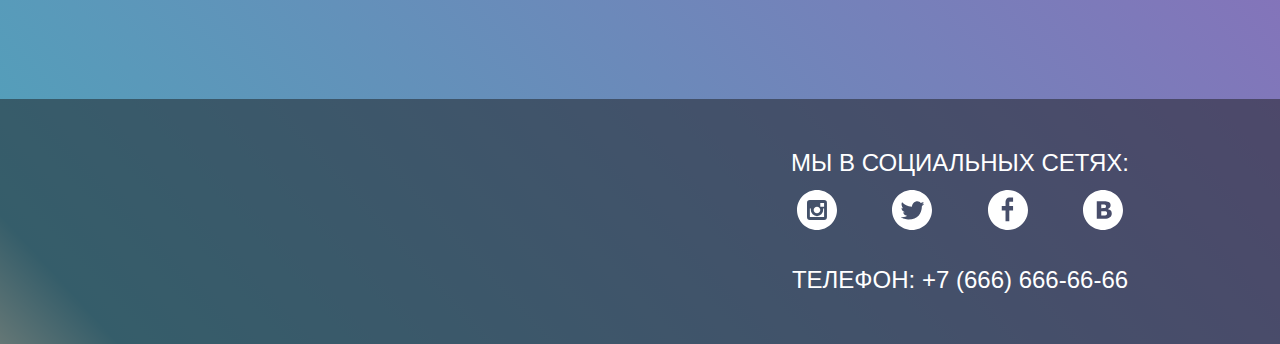
<file: history.html>
<!DOCTYPE html>
<html lang="ru">
    <head>
        <meta charset="utf-8">
        <title>Заказы</title>
        <link href="css/normalize.css" rel="stylesheet">
        <link href="https://fonts.googleapis.com/css2?family=Poiret+One&display=swap" rel="stylesheet">
        <link href="css/style.css" rel="stylesheet">
    </head>
    <body>

        <header class="main-header">
            <nav class="main-navigation container">
                <a class="main-header-logo" href="index.html">
                    <img src="svg/logo.svg" width="200" height="200" alt="Логотип">
                </a>
                <ul class="site-navigation">
                    <li><a href="catalog.html">Ассортимент</a></li>
                    <li><a href="delivery.html">Доставка и оплата</a></li>
                    <li><a href="info.html">О нас</a></li>
                </ul>
                <ul class="user-navigation">
                    <li><a class="login-link" href="personal.html">Войти</a></li>
                    <li><a class="basket-link" href="basket.html">Корзина</a></li>
                </ul>
            </nav>
        </header>

        <main class="container">

            <div class="section-wrapper">
                <section class="history">
                    <h1>Заказы</h1>
                    <ul class="order-list">
                        <li class="order-info">
                            <div class="history-order-info">
                                <p>IC2341</p>
                                <p>21.05.2023 15:26</p>
                                <p>Доставка</p>
                            </div>
                            <button class="order-cancel" href="#">Отменить</button>
                        </li>
                        <li class="order-info">
                            <div class="history-order-info">
                                <p>IC2340</p>
                                <p>21.05.2023 15:01</p>
                                <p>Доставка</p>
                            </div>
                            <button class="order-cancel" href="#">Отменить</button>
                        </li>
                        <li class="order-info">
                            <div class="history-order-info">
                                <p>IC2339</p>
                                <p>21.05.2023 14:26</p>
                                <p>Доставка</p>
                            </div>
                            <button class="order-cancel" href="#">Отменить</button>
                        </li>
                        <li class="order-info">
                            <div class="history-order-info">
                                <p>IC2338</p>
                                <p>21.05.2023 13:20</p>
                                <p>Самовывоз</p>
                            </div>
                            <button class="order-cancel" href="#">Отменить</button>
                        </li>
                        <li class="order-info">
                            <div class="history-order-info">
                                <p>IC2337</p>
                                <p>21.05.2023 13:11</p>
                                <p>Самовывоз</p>
                            </div>
                            <button class="order-cancel" href="#">Отменить</button>
                        </li>
                        <li class="order-info">
                            <div class="history-order-info">
                                <p>IC2336</p>
                                <p>21.05.2023 12:55</p>
                                <p>Доставка</p>
                            </div>
                            <button class="order-cancel" href="#">Отменить</button>
                        </li>
                    </ul>
                </section>

                <ul class="history-pagination-list">
                    <li class="history-pagination-item pagination-arrow"><a>&#8249</a></li>
                    <li class="history-pagination-item history-pagination-item-current"><a>1</a></li>
                    <li class="history-pagination-item"><a href="#">2</a></li>
                    <li class="history-pagination-item"><a href="#">3</a></li>
                    <li class="history-pagination-item"><a href="#">4</a></li>
                    <li class="history-pagination-item"><a href="#">5</a></li>
                    <li class="history-pagination-item pagination-arrow"><a>&#8250</a></li>
                </ul>
            </div>

        </main>

        <footer class="main-footer">
            <div class="container">
                <div class="footer-contacts">
                    <p class="we-in-social">Мы в социальных сетях:</p>
                    <ul class="footer-social-list">
                        <li><a class="social-button" href="#"><span class="visually-hidden">Инстаграм</span>
                            <svg xmlns="http://www.w3.org/2000/svg" width="40" height="40" viewBox="0 0 32 32">
                                <g fill="#FFF">
                                    <path d="M20.916 16a4.938 4.938 0 1 1-9.877 0c0-.394.051-.773.138-1.14h-.897v6.838h11.396V14.86h-.897c.086.367.137.746.137 1.14z"/>
                                    <path d="M15.978 18.659c1.466 0 2.659-1.193 2.659-2.659s-1.193-2.659-2.659-2.659c-1.466 0-2.659 1.193-2.659 2.659s1.192 2.659 2.659 2.659zM18.637 10.302h3.039v3.039h-3.039z"/>
                                    <path d="M16 0C7.164 0 0 7.164 0 16c0 8.837 7.164 16 16 16 8.837 0 16-7.163 16-16 0-8.836-7.163-16-16-16zm7.955 21.698a2.285 2.285 0 0 1-2.279 2.279H10.279A2.285 2.285 0 0 1 8 21.698V10.302a2.286 2.286 0 0 1 2.279-2.279h11.396a2.286 2.286 0 0 1 2.279 2.279v11.396z"/>
                                </g>
                            </svg>
                        </a></li>
                        <li><a class="social-button" href="#"><span class="visually-hidden">Твиттер</span>
                            <svg xmlns="http://www.w3.org/2000/svg" width="40" height="40" viewBox="0 0 32 32">
                                <path fill="#FFF" d="M16 0C7.164 0 0 7.164 0 16c0 8.837 7.164 16 16 16 8.837 0 16-7.163 16-16 0-8.836-7.163-16-16-16zm7.944 12.809c-.251 6.516-3.463 10.832-10.992 10.702h-.486c-.447 0-4.543-.443-5.344-1.823 2.479.19 4.247-.406 5.12-1.136-1.048-.289-2.923-.461-3.251-2.848.384.104.618.221
                                 1.299.113-1.307-.824-2.758-1.519-2.679-3.643.311.317 1.164.518 1.46.457-.768-.233-2.149-3.244-.974-4.781 1.984 1.79 4.075 3.482 7.804 3.643.227-2.214 1.24-3.699 3.168-4.325 1.84-.479 3.255.26 3.901 1.138.737-.224 1.453-.466 2.193-.685-.004.833-.569 1.463-.935 1.709.747.165 1.423-.475 1.423-.475-.184.963-1.094 1.725-1.707 1.954z"/>
                            </svg>
                        </a></li>
                        <li><a class="social-button" href="#"><span class="visually-hidden">Фейсбук</span>
                            <svg xmlns="http://www.w3.org/2000/svg" width="40" height="40" viewBox="0 0 32 32">
                                <path fill="#FFF" d="M16 0C7.164 0 0 7.163 0 16s7.164 16 16 16c8.837 0 16-7.164 16-16S24.837 0 16 0zm4.062 9.455h-3.021v3.444h3.021v3.445h-3.021v8.61H14.02v-8.61H11v-3.445h3.021V9.455c0-1.902 1.353-3.445 3.021-3.445h3.021v3.445z"/>
                            </svg>
                        </a></li>
                        <li><a class="social-button" href="#"><span class="visually-hidden">Вконтакте</span>
                            <svg xmlns="http://www.w3.org/2000/svg" width="40" height="40" viewBox="0 0 32 32">
                                <g fill="#FFF">
                                    <path d="M16.637 14.495c.402-.019.719-.082.951-.188.326-.145.54-.33.641-.559.101-.229.15-.496.15-.797 0-.232-.058-.465-.174-.697-.116-.232-.322-.405-.617-.517-.264-.1-.592-.155-.984-.165a76.242 76.242 0 0 0-1.652-.014h-.339v2.965h.565c.571 0 1.057-.009 1.459-.028zM18.118 17.084c-.282-.081-.672-.125-1.166-.132a127.97
                                     127.97 0 0 0-1.55-.009h-.79v3.493h.264c1.014 0 1.74-.003 2.18-.009a3.2 3.2 0 0 0 1.212-.245c.377-.157.633-.364.774-.625s.214-.562.214-.9c0-.446-.088-.788-.261-1.03-.17-.241-.464-.423-.877-.543z"/>
                                    <path d="M16 0C7.164 0 0 7.164 0 16c0 8.837 7.164 16 16 16 8.837 0 16-7.163 16-16 0-8.836-7.163-16-16-16zm6.602 20.531a3.73 3.73 0 0 1-1.124 1.327c-.552.415-1.161.71-1.823.886s-1.501.264-2.519.264h-6.121V8.987h5.443c1.13 0 1.957.038 2.48.113a5.126 5.126 0 0 1 1.561.5c.533.27.929.632 1.189 1.087.26.455.392.975.392 
                                     1.558 0 .678-.179 1.278-.536 1.795-.358.518-.863.92-1.517 1.208v.075c.917.182 1.642.559 2.179 1.13.537.571.807 1.325.807 2.261 0 .678-.138 1.283-.411 1.817z"/>
                                </g>
                            </svg>
                        </a></li>
                    </ul>
                    <p class="footer-tel">Телефон: +7 (666) 666-66-66</p>
                </div>
            </div>
        </footer>

    </body>
</html>
</file>
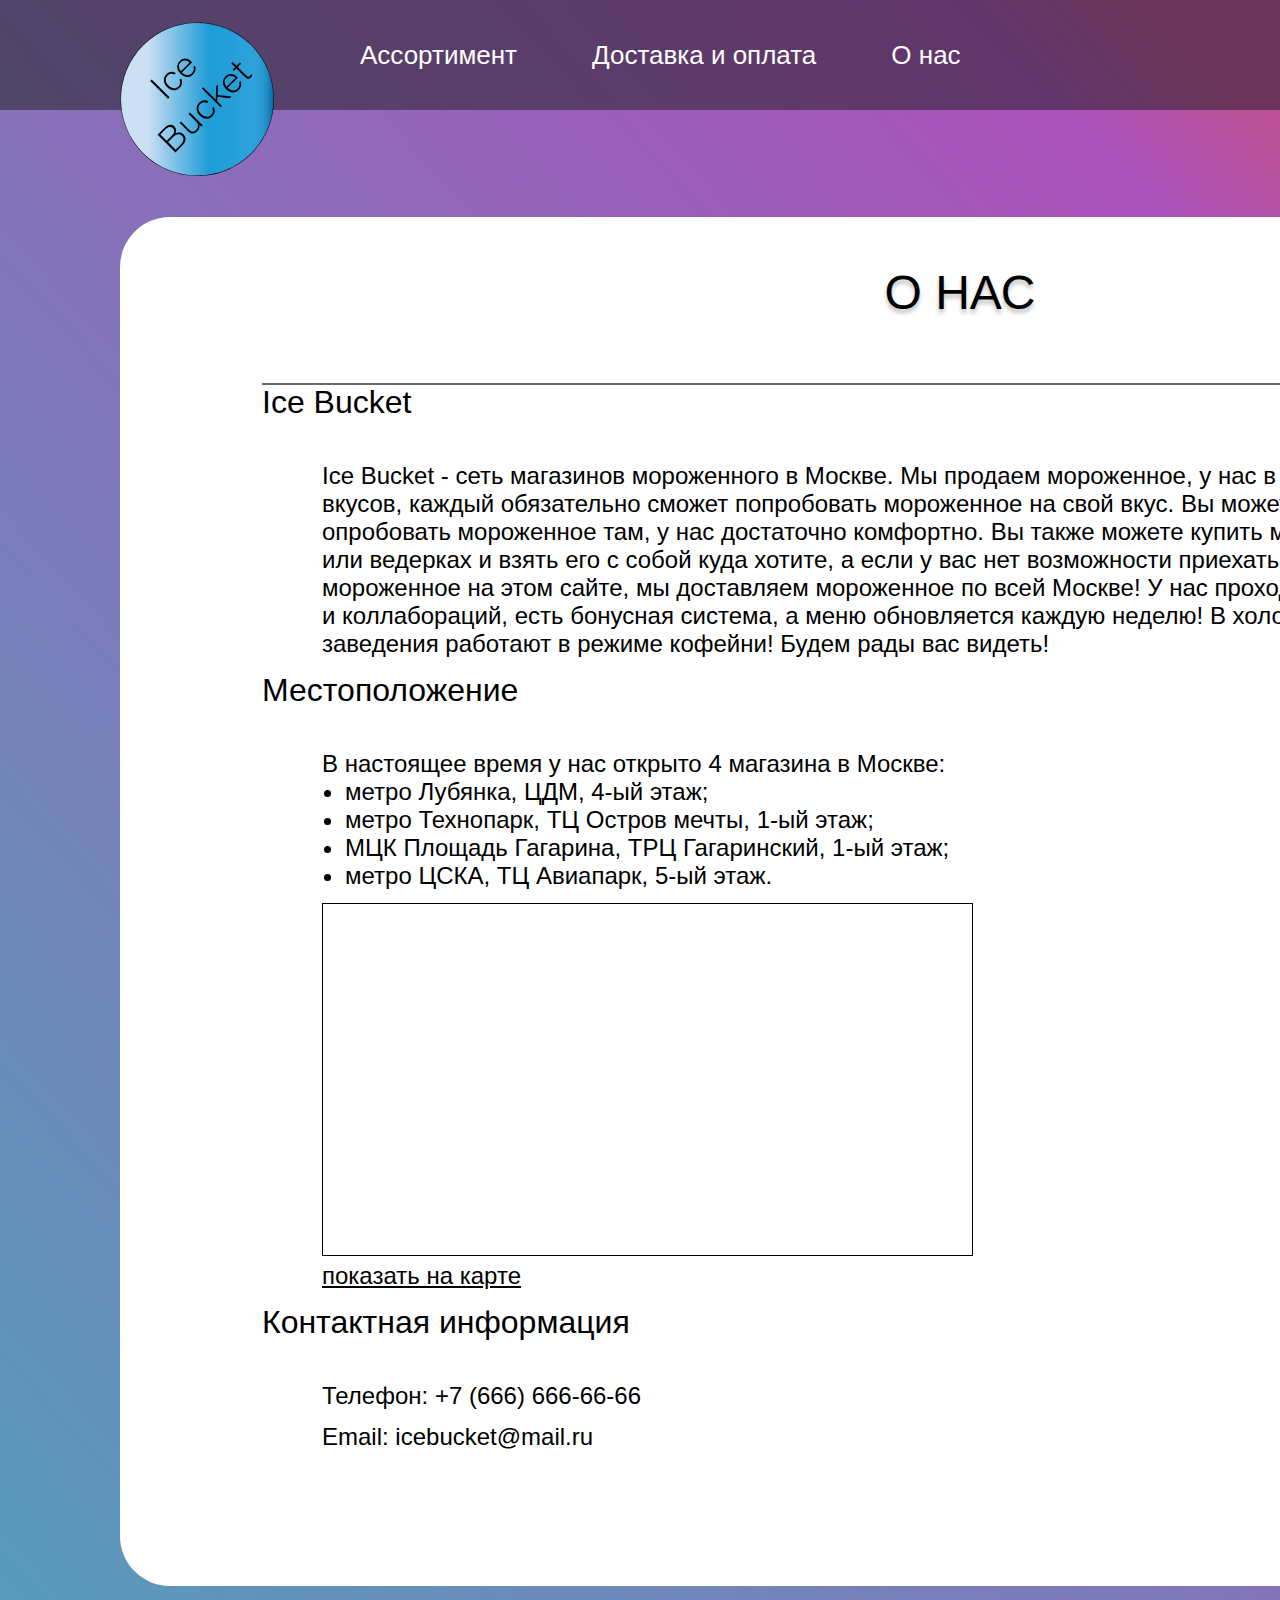
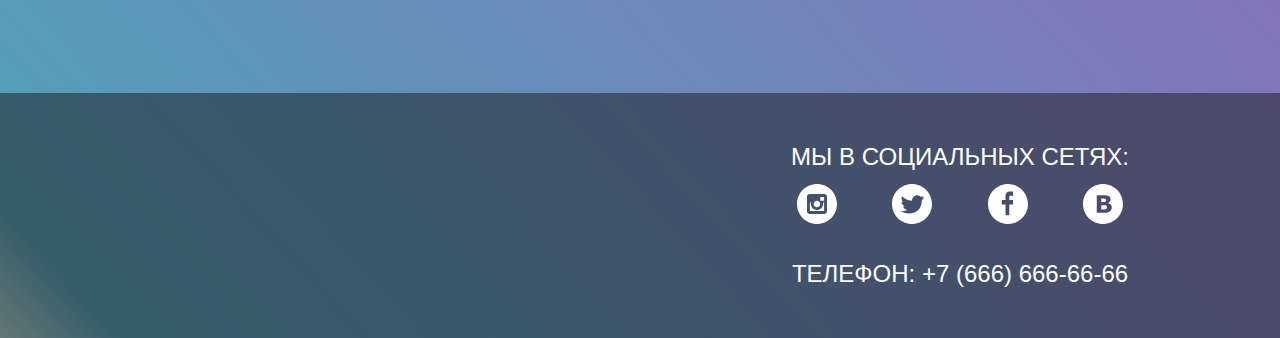
<file: Info.html>
<!DOCTYPE html>
<html lang="ru">
  <head>
    <meta charset="utf-8" />
    <title>О нас</title>
    <link href="css/normalize.css" rel="stylesheet" />
    <link
      href="https://fonts.googleapis.com/css2?family=Poiret+One&display=swap"
      rel="stylesheet"
    />
    <link href="css/style.css" rel="stylesheet" />
  </head>
  <body>
    <header class="main-header">
      <nav class="main-navigation container">
        <a class="main-header-logo" href="index.html">
          <img src="svg/logo.svg" width="200" height="200" alt="Логотип" />
        </a>
        <ul class="site-navigation">
          <li><a href="catalog.html">Ассортимент</a></li>
          <li><a href="delivery.html">Доставка и оплата</a></li>
          <li><a href="info.html">О нас</a></li>
        </ul>
        <ul class="user-navigation">
          <li><a class="login-link" href="personal.html">Войти</a></li>
          <li><a class="basket-link" href="basket.html">Корзина</a></li>
        </ul>
      </nav>
    </header>

    <main class="container">
      <div class="section-wrapper">
        <section class="ice-bucket">
          <h1>О нас</h1>
          <h2>Ice Bucket</h2>
          <p>
            Ice Bucket - сеть магазинов мороженного в Москве. Мы продаем
            мороженное, у нас в ассортименте много разных вкусов, каждый
            обязательно сможет попробовать мороженное на свой вкус. Вы можете
            посетить наши заведения и опробовать мороженное там, у нас
            достаточно комфортно. Вы также можете купить мороженное в вафельных
            рожках или ведерках и взять его с собой куда хотите, а если у вас
            нет возможности приехать, то вы можете заказать мороженное на этом
            сайте, мы доставляем мороженное по всей Москве! У нас проходит
            множество различных акций и коллабораций, есть бонусная система, а
            меню обновляется каждую неделю! В холодное время года наши заведения
            работают в режиме кофейни! Будем рады вас видеть!
          </p>

          <h2>Местоположение</h2>
          <p class="p1">В настоящее время у нас открыто 4 магазина в Москве:</p>
          <ul>
            <li>метро Лубянка, ЦДМ, 4-ый этаж;</li>
            <li>метро Технопарк, ТЦ Остров мечты, 1-ый этаж;</li>
            <li>МЦК Площадь Гагарина, ТРЦ Гагаринский, 1-ый этаж;</li>
            <li>метро ЦСКА, ТЦ Авиапарк, 5-ый этаж.</li>
          </ul>
          <iframe
            src="https://www.google.com/maps/embed?pb=!1m18!1m12!1m3!1d1586.1573916187365!2d37.533052558459985!3d55.790367623312704!2m3!1f0!2f0!3f0!3m2!1i1024!2i768!4f13.1!3m3!1m2!1s0x46b54997bad11b7d%3A0x63ddaaf02b1d888e!2z0JDQstC40LDQv9Cw0YDQug!5e0!3m2!1sru!2sru!4v1686180154951!5m2!1sru!2sru"
            width="649"
            height="351"
            style="border: 1px solid #000"
            allowfullscreen=""
            loading="lazy"
            referrerpolicy="no-referrer-when-downgrade"
          ></iframe>
          <a>
            <img src="img/map.jpg" width="649" height="351" />
          </a>
          <p>
            <a
              class="map-link"
              href="https://www.google.com/maps/@55.798664,37.78618,14z?entry=ttu"
            >
              показать на карте
            </a>
          </p>
          <h2>Контактная информация</h2>
          <p>Телефон: +7 (666) 666-66-66</p>
          <p>Email: icebucket@mail.ru</p>
        </section>
      </div>
    </main>

    <footer class="main-footer">
      <div class="container">
        <div class="footer-contacts">
          <p class="we-in-social">Мы в социальных сетях:</p>
          <ul class="footer-social-list">
            <li>
              <a class="social-button" href="#"
                ><span class="visually-hidden">Инстаграм</span>
                <svg
                  xmlns="http://www.w3.org/2000/svg"
                  width="40"
                  height="40"
                  viewBox="0 0 32 32"
                >
                  <g fill="#FFF">
                    <path
                      d="M20.916 16a4.938 4.938 0 1 1-9.877 0c0-.394.051-.773.138-1.14h-.897v6.838h11.396V14.86h-.897c.086.367.137.746.137 1.14z"
                    />
                    <path
                      d="M15.978 18.659c1.466 0 2.659-1.193 2.659-2.659s-1.193-2.659-2.659-2.659c-1.466 0-2.659 1.193-2.659 2.659s1.192 2.659 2.659 2.659zM18.637 10.302h3.039v3.039h-3.039z"
                    />
                    <path
                      d="M16 0C7.164 0 0 7.164 0 16c0 8.837 7.164 16 16 16 8.837 0 16-7.163 16-16 0-8.836-7.163-16-16-16zm7.955 21.698a2.285 2.285 0 0 1-2.279 2.279H10.279A2.285 2.285 0 0 1 8 21.698V10.302a2.286 2.286 0 0 1 2.279-2.279h11.396a2.286 2.286 0 0 1 2.279 2.279v11.396z"
                    />
                  </g>
                </svg>
              </a>
            </li>
            <li>
              <a class="social-button" href="#"
                ><span class="visually-hidden">Твиттер</span>
                <svg
                  xmlns="http://www.w3.org/2000/svg"
                  width="40"
                  height="40"
                  viewBox="0 0 32 32"
                >
                  <path
                    fill="#FFF"
                    d="M16 0C7.164 0 0 7.164 0 16c0 8.837 7.164 16 16 16 8.837 0 16-7.163 16-16 0-8.836-7.163-16-16-16zm7.944 12.809c-.251 6.516-3.463 10.832-10.992 10.702h-.486c-.447 0-4.543-.443-5.344-1.823 2.479.19 4.247-.406 5.12-1.136-1.048-.289-2.923-.461-3.251-2.848.384.104.618.221
                                 1.299.113-1.307-.824-2.758-1.519-2.679-3.643.311.317 1.164.518 1.46.457-.768-.233-2.149-3.244-.974-4.781 1.984 1.79 4.075 3.482 7.804 3.643.227-2.214 1.24-3.699 3.168-4.325 1.84-.479 3.255.26 3.901 1.138.737-.224 1.453-.466 2.193-.685-.004.833-.569 1.463-.935 1.709.747.165 1.423-.475 1.423-.475-.184.963-1.094 1.725-1.707 1.954z"
                  />
                </svg>
              </a>
            </li>
            <li>
              <a class="social-button" href="#"
                ><span class="visually-hidden">Фейсбук</span>
                <svg
                  xmlns="http://www.w3.org/2000/svg"
                  width="40"
                  height="40"
                  viewBox="0 0 32 32"
                >
                  <path
                    fill="#FFF"
                    d="M16 0C7.164 0 0 7.163 0 16s7.164 16 16 16c8.837 0 16-7.164 16-16S24.837 0 16 0zm4.062 9.455h-3.021v3.444h3.021v3.445h-3.021v8.61H14.02v-8.61H11v-3.445h3.021V9.455c0-1.902 1.353-3.445 3.021-3.445h3.021v3.445z"
                  />
                </svg>
              </a>
            </li>
            <li>
              <a class="social-button" href="#"
                ><span class="visually-hidden">Вконтакте</span>
                <svg
                  xmlns="http://www.w3.org/2000/svg"
                  width="40"
                  height="40"
                  viewBox="0 0 32 32"
                >
                  <g fill="#FFF">
                    <path
                      d="M16.637 14.495c.402-.019.719-.082.951-.188.326-.145.54-.33.641-.559.101-.229.15-.496.15-.797 0-.232-.058-.465-.174-.697-.116-.232-.322-.405-.617-.517-.264-.1-.592-.155-.984-.165a76.242 76.242 0 0 0-1.652-.014h-.339v2.965h.565c.571 0 1.057-.009 1.459-.028zM18.118 17.084c-.282-.081-.672-.125-1.166-.132a127.97
                                     127.97 0 0 0-1.55-.009h-.79v3.493h.264c1.014 0 1.74-.003 2.18-.009a3.2 3.2 0 0 0 1.212-.245c.377-.157.633-.364.774-.625s.214-.562.214-.9c0-.446-.088-.788-.261-1.03-.17-.241-.464-.423-.877-.543z"
                    />
                    <path
                      d="M16 0C7.164 0 0 7.164 0 16c0 8.837 7.164 16 16 16 8.837 0 16-7.163 16-16 0-8.836-7.163-16-16-16zm6.602 20.531a3.73 3.73 0 0 1-1.124 1.327c-.552.415-1.161.71-1.823.886s-1.501.264-2.519.264h-6.121V8.987h5.443c1.13 0 1.957.038 2.48.113a5.126 5.126 0 0 1 1.561.5c.533.27.929.632 1.189 1.087.26.455.392.975.392 
                                     1.558 0 .678-.179 1.278-.536 1.795-.358.518-.863.92-1.517 1.208v.075c.917.182 1.642.559 2.179 1.13.537.571.807 1.325.807 2.261 0 .678-.138 1.283-.411 1.817z"
                    />
                  </g>
                </svg>
              </a>
            </li>
          </ul>
          <p class="footer-tel">Телефон: +7 (666) 666-66-66</p>
        </div>
      </div>
    </footer>
  </body>
</html>
</file>
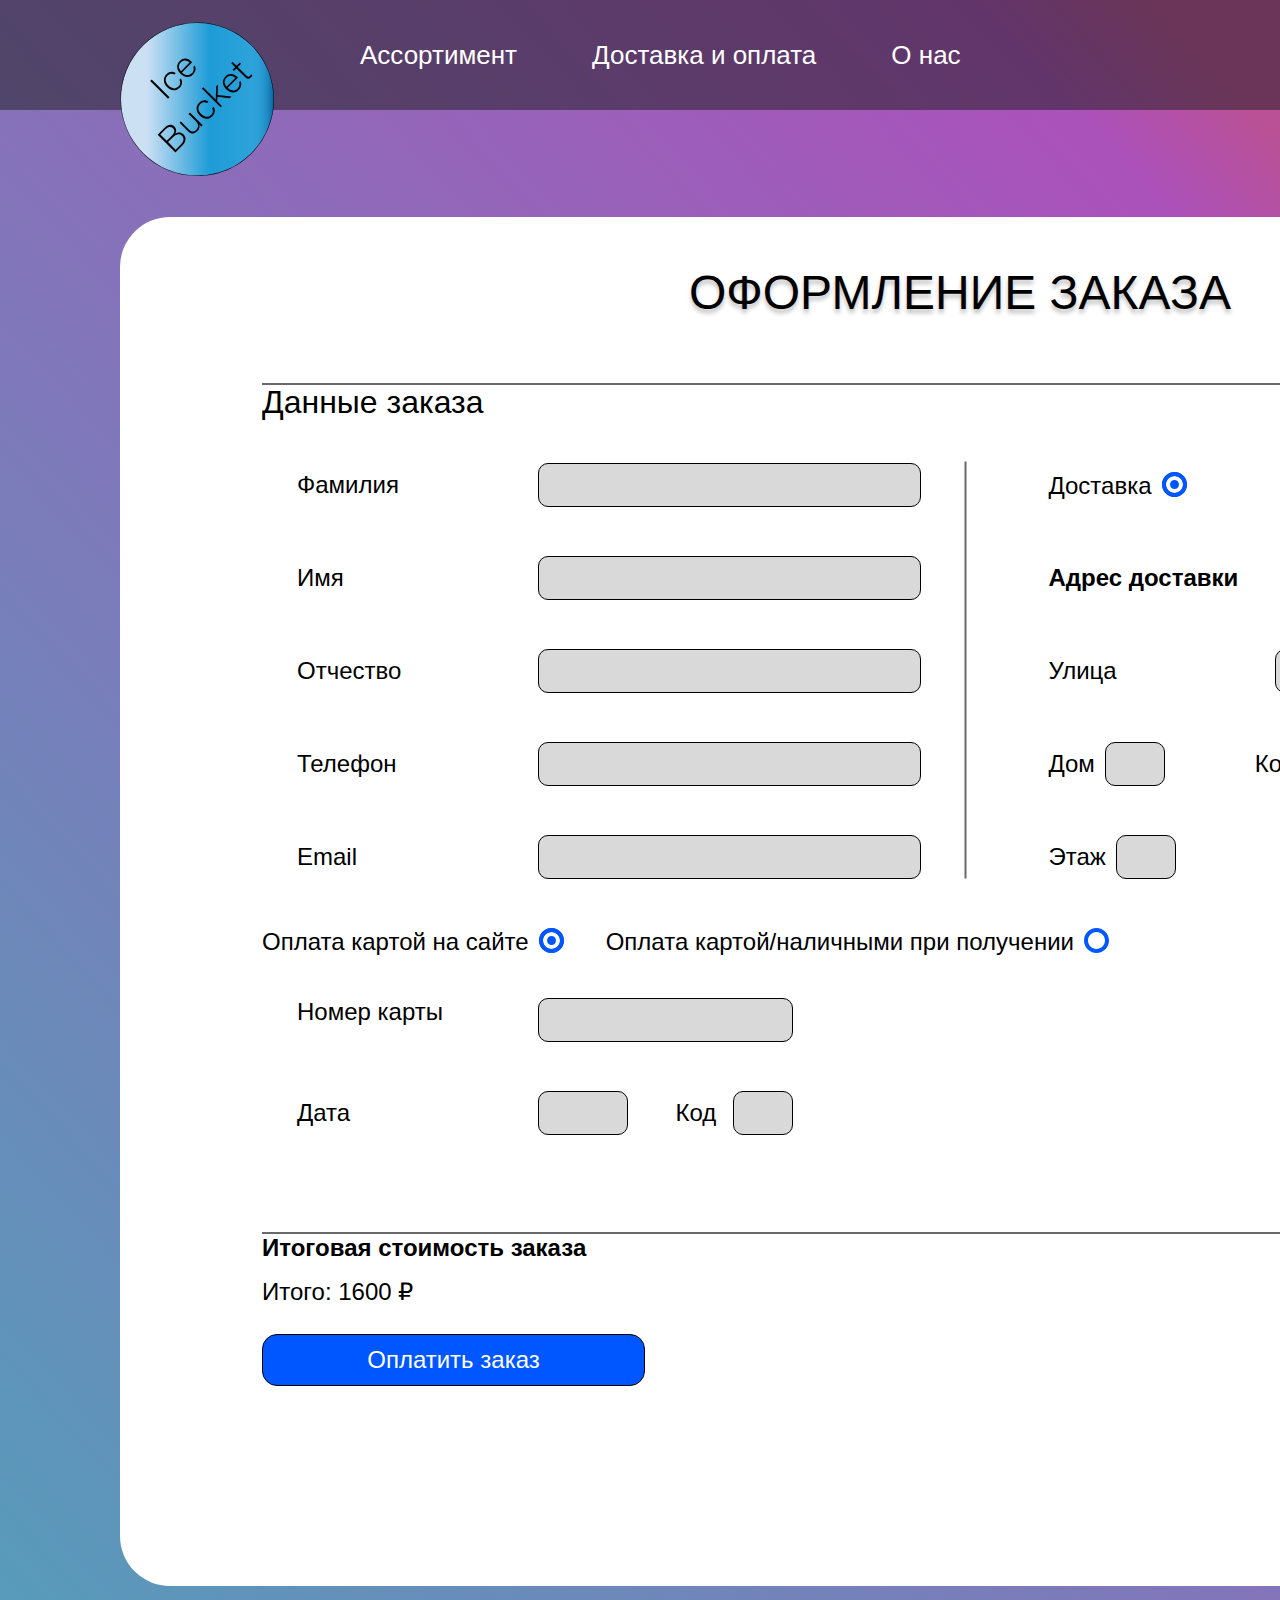
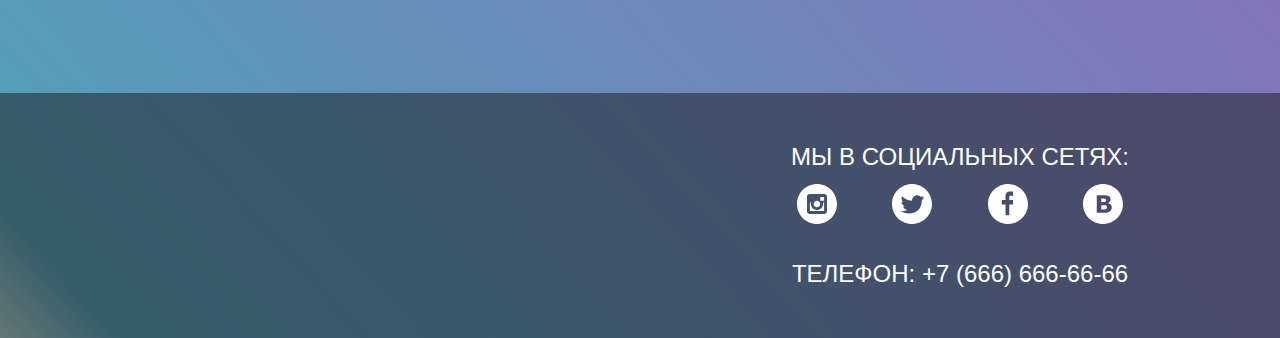
<file: order.html>
<!DOCTYPE html>
<html lang="ru">
  <head>
    <meta charset="utf-8" />
    <title>Оформление заказа</title>
    <link href="css/normalize.css" rel="stylesheet" />
    <link
      href="https://fonts.googleapis.com/css2?family=Poiret+One&display=swap"
      rel="stylesheet"
    />
    <link href="css/style.css" rel="stylesheet" />
  </head>
  <body>
    <header class="main-header">
      <nav class="main-navigation container">
        <a class="main-header-logo" href="index.html">
          <img src="svg/logo.svg" width="200" height="200" alt="Логотип" />
        </a>
        <ul class="site-navigation">
          <li><a href="catalog.html">Ассортимент</a></li>
          <li><a href="delivery.html">Доставка и оплата</a></li>
          <li><a href="info.html">О нас</a></li>
        </ul>
        <ul class="user-navigation">
          <li><a class="login-link" href="personal.html">Войти</a></li>
          <li><a class="basket-link" href="basket.html">Корзина</a></li>
        </ul>
      </nav>
    </header>

    <main class="container">
      <div class="section-wrapper-order">
        <section class="order-data">
          <h1>Оформление заказа</h1>
          <h2>Данные заказа</h2>
          <div class="form-column">
            <form class="order-pers-form">
              <p>
                <label for="user-surname">Фамилия</label>
                <input
                  class="registr-input"
                  id="user-surname"
                  type="text"
                  name="surmane"
                  placeholder=""
                />
              </p>
              <p>
                <label for="user-name">Имя</label>
                <input
                  class="registr-input"
                  id="user-name"
                  type="text"
                  name="name"
                  placeholder=""
                />
              </p>
              <p>
                <label for="user-patronymic">Отчество</label>
                <input
                  class="registr-input"
                  id="user-patronymic"
                  type="text"
                  name="patronymic"
                  placeholder=""
                />
              </p>
              <p>
                <label for="user-number">Телефон</label>
                <input
                  class="registr-input"
                  id="user-number"
                  type="tel"
                  name="number"
                  placeholder=""
                />
              </p>

              <p>
                <label for="user-email">Email</label>
                <input
                  class="registr-input"
                  id="user-email"
                  type="text"
                  name="email"
                  placeholder=""
                />
              </p>
            </form>

            <form class="adres-form">
              <ul class="form-row-1">
                <li class="order-filter-option">
                  <input
                    class="visually-hidden filter-input-radio"
                    type="radio"
                    name="waytoget"
                    id="delivery"
                    checked
                  />
                  <label for="delivery">Доставка</label>
                </li>
                <li class="order-filter-option">
                  <input
                    class="visually-hidden filter-input-radio"
                    type="radio"
                    name="waytoget"
                    id="pickup"
                  />
                  <label for="pickup">Самовывоз</label>
                </li>
              </ul>
              <h3>Адрес доставки</h3>
              <p>
                <label for="user-street">Улица</label>
                <input
                  class="order-input"
                  id="user-street"
                  type="text"
                  name="street"
                  placeholder=""
                />
              </p>
              <div class="form-row-2">
                <p>
                  <label for="user-house">Дом</label>
                  <input
                    class="order-input-min"
                    id="user-house"
                    type="text"
                    name="house"
                    placeholder=""
                  />
                </p>
                <p>
                  <label for="user-part">Корпус</label>
                  <input
                    class="order-input-min"
                    id="user-part"
                    type="text"
                    name="part"
                    placeholder=""
                  />
                </p>
                <p>
                  <label for="user-front">Подъезд</label>
                  <input
                    class="order-input-min"
                    id="user-front"
                    type="text"
                    name="front"
                    placeholder=""
                  />
                </p>
              </div>
              <div class="form-row-3">
                <p>
                  <label for="user-floor">Этаж</label>
                  <input
                    class="order-input-min"
                    id="user-floor"
                    type="text"
                    name="floor"
                    placeholder=""
                  />
                </p>
                <p>
                  <label for="user-apartment">Квартира</label>
                  <input
                    class="order-input-min"
                    id="user-apartment"
                    type="text"
                    name="apartment"
                    placeholder=""
                  />
                </p>
              </div>
            </form>
          </div>

          <form class="payment-form">
            <ul class="form-row-4">
              <li class="order-filter-option">
                <input
                  class="visually-hidden filter-input-radio"
                  type="radio"
                  name="waytopay"
                  id="online"
                  checked
                />
                <label for="online">Оплата картой на сайте</label>
              </li>
              <li class="order-filter-option">
                <input
                  class="visually-hidden filter-input-radio"
                  type="radio"
                  name="waytopay"
                  id="offline"
                />
                <label for="offline"
                  >Оплата картой/наличными при получении</label
                >
              </li>
            </ul>
            <p class="input-user-card">
              <label for="user-card">Номер карты</label>
              <input
                class="order-input-card"
                id="user-card"
                type="text"
                name="card"
                placeholder=""
              />
            </p>
            <div class="form-row-5">
              <p>
                <label for="user-card-date">Дата</label>
                <input
                  class="order-input-data"
                  id="user-card-date"
                  type="text"
                  name="card-date"
                  placeholder=""
                />
              </p>
              <p>
                <label for="user-card-code">Код</label>
                <input
                  class="order-input-min"
                  id="user-card-code"
                  type="password"
                  name="card-code"
                  placeholder=""
                />
              </p>
            </div>
          </form>

          <b>Итоговая стоимость заказа</b>
          <p class="basket-total">Итого: 1600 ₽</p>
          <button class="button" type="submit">Оплатить заказ</button>
        </section>
      </div>
    </main>

    <footer class="main-footer">
      <div class="container">
        <div class="footer-contacts">
          <p class="we-in-social">Мы в социальных сетях:</p>
          <ul class="footer-social-list">
            <li>
              <a class="social-button" href="#"
                ><span class="visually-hidden">Инстаграм</span>
                <svg
                  xmlns="http://www.w3.org/2000/svg"
                  width="40"
                  height="40"
                  viewBox="0 0 32 32"
                >
                  <g fill="#FFF">
                    <path
                      d="M20.916 16a4.938 4.938 0 1 1-9.877 0c0-.394.051-.773.138-1.14h-.897v6.838h11.396V14.86h-.897c.086.367.137.746.137 1.14z"
                    />
                    <path
                      d="M15.978 18.659c1.466 0 2.659-1.193 2.659-2.659s-1.193-2.659-2.659-2.659c-1.466 0-2.659 1.193-2.659 2.659s1.192 2.659 2.659 2.659zM18.637 10.302h3.039v3.039h-3.039z"
                    />
                    <path
                      d="M16 0C7.164 0 0 7.164 0 16c0 8.837 7.164 16 16 16 8.837 0 16-7.163 16-16 0-8.836-7.163-16-16-16zm7.955 21.698a2.285 2.285 0 0 1-2.279 2.279H10.279A2.285 2.285 0 0 1 8 21.698V10.302a2.286 2.286 0 0 1 2.279-2.279h11.396a2.286 2.286 0 0 1 2.279 2.279v11.396z"
                    />
                  </g>
                </svg>
              </a>
            </li>
            <li>
              <a class="social-button" href="#"
                ><span class="visually-hidden">Твиттер</span>
                <svg
                  xmlns="http://www.w3.org/2000/svg"
                  width="40"
                  height="40"
                  viewBox="0 0 32 32"
                >
                  <path
                    fill="#FFF"
                    d="M16 0C7.164 0 0 7.164 0 16c0 8.837 7.164 16 16 16 8.837 0 16-7.163 16-16 0-8.836-7.163-16-16-16zm7.944 12.809c-.251 6.516-3.463 10.832-10.992 10.702h-.486c-.447 0-4.543-.443-5.344-1.823 2.479.19 4.247-.406 5.12-1.136-1.048-.289-2.923-.461-3.251-2.848.384.104.618.221
                                 1.299.113-1.307-.824-2.758-1.519-2.679-3.643.311.317 1.164.518 1.46.457-.768-.233-2.149-3.244-.974-4.781 1.984 1.79 4.075 3.482 7.804 3.643.227-2.214 1.24-3.699 3.168-4.325 1.84-.479 3.255.26 3.901 1.138.737-.224 1.453-.466 2.193-.685-.004.833-.569 1.463-.935 1.709.747.165 1.423-.475 1.423-.475-.184.963-1.094 1.725-1.707 1.954z"
                  />
                </svg>
              </a>
            </li>
            <li>
              <a class="social-button" href="#"
                ><span class="visually-hidden">Фейсбук</span>
                <svg
                  xmlns="http://www.w3.org/2000/svg"
                  width="40"
                  height="40"
                  viewBox="0 0 32 32"
                >
                  <path
                    fill="#FFF"
                    d="M16 0C7.164 0 0 7.163 0 16s7.164 16 16 16c8.837 0 16-7.164 16-16S24.837 0 16 0zm4.062 9.455h-3.021v3.444h3.021v3.445h-3.021v8.61H14.02v-8.61H11v-3.445h3.021V9.455c0-1.902 1.353-3.445 3.021-3.445h3.021v3.445z"
                  />
                </svg>
              </a>
            </li>
            <li>
              <a class="social-button" href="#"
                ><span class="visually-hidden">Вконтакте</span>
                <svg
                  xmlns="http://www.w3.org/2000/svg"
                  width="40"
                  height="40"
                  viewBox="0 0 32 32"
                >
                  <g fill="#FFF">
                    <path
                      d="M16.637 14.495c.402-.019.719-.082.951-.188.326-.145.54-.33.641-.559.101-.229.15-.496.15-.797 0-.232-.058-.465-.174-.697-.116-.232-.322-.405-.617-.517-.264-.1-.592-.155-.984-.165a76.242 76.242 0 0 0-1.652-.014h-.339v2.965h.565c.571 0 1.057-.009 1.459-.028zM18.118 17.084c-.282-.081-.672-.125-1.166-.132a127.97
                                     127.97 0 0 0-1.55-.009h-.79v3.493h.264c1.014 0 1.74-.003 2.18-.009a3.2 3.2 0 0 0 1.212-.245c.377-.157.633-.364.774-.625s.214-.562.214-.9c0-.446-.088-.788-.261-1.03-.17-.241-.464-.423-.877-.543z"
                    />
                    <path
                      d="M16 0C7.164 0 0 7.164 0 16c0 8.837 7.164 16 16 16 8.837 0 16-7.163 16-16 0-8.836-7.163-16-16-16zm6.602 20.531a3.73 3.73 0 0 1-1.124 1.327c-.552.415-1.161.71-1.823.886s-1.501.264-2.519.264h-6.121V8.987h5.443c1.13 0 1.957.038 2.48.113a5.126 5.126 0 0 1 1.561.5c.533.27.929.632 1.189 1.087.26.455.392.975.392 
                                     1.558 0 .678-.179 1.278-.536 1.795-.358.518-.863.92-1.517 1.208v.075c.917.182 1.642.559 2.179 1.13.537.571.807 1.325.807 2.261 0 .678-.138 1.283-.411 1.817z"
                    />
                  </g>
                </svg>
              </a>
            </li>
          </ul>
          <p class="footer-tel">Телефон: +7 (666) 666-66-66</p>
        </div>
      </div>
    </footer>

    <div class="modal-overlay">
      <section class="modal modal-confirm">
        <p>
          Заказ №IС213 оплачен!<br />
          Спасибо за покупку!<br />
          Курьер прибудет в течении часа
        </p>
        <a class="button" href="index.html">На главную</a>
      </section>
    </div>

    <script>
      var link = document.querySelector(".button");
      var popup = document.querySelector(".modal-confirm");
      var overlay = document.querySelector(".modal-overlay");

      link.addEventListener("click", function (evt) {
        evt.preventDefault();
        overlay.classList.add("modal-overlay--visible");
        popup.classList.add("modal--visible");
      });
    </script>
  </body>
</html>
</file>
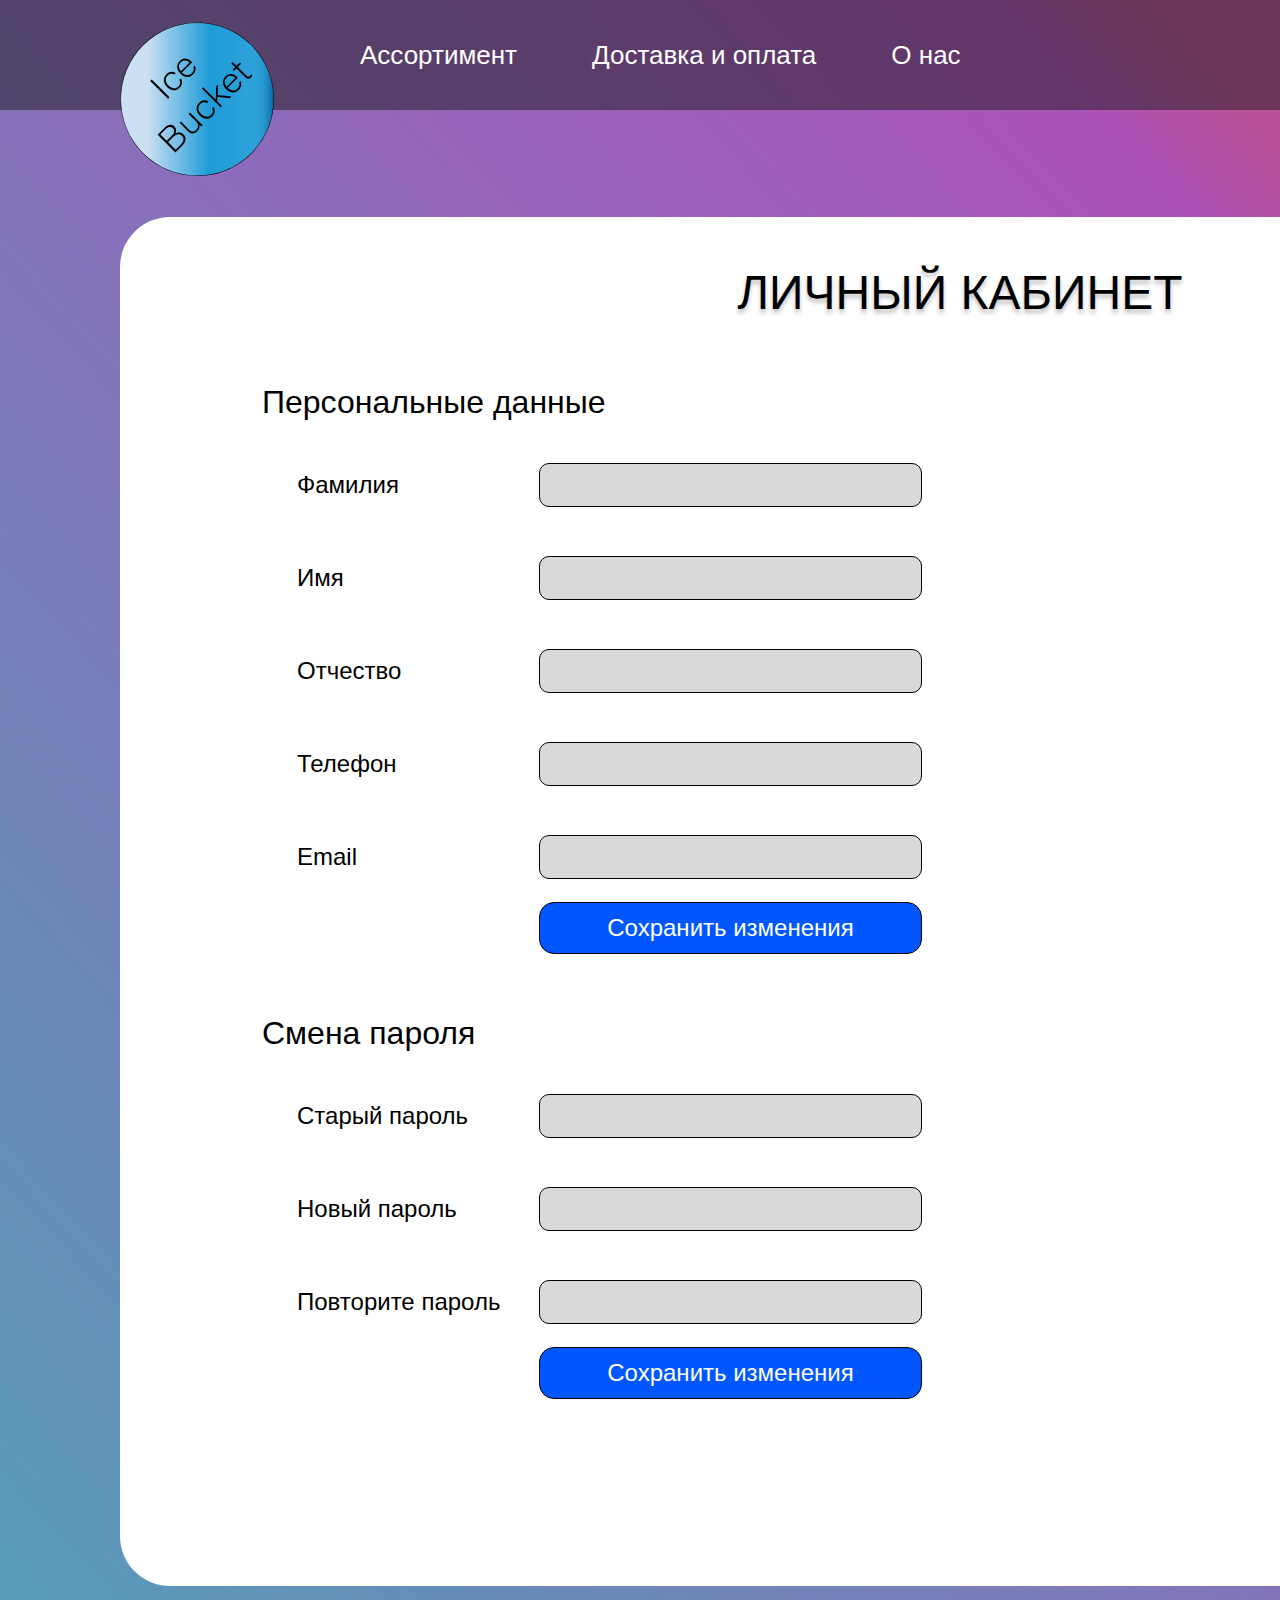
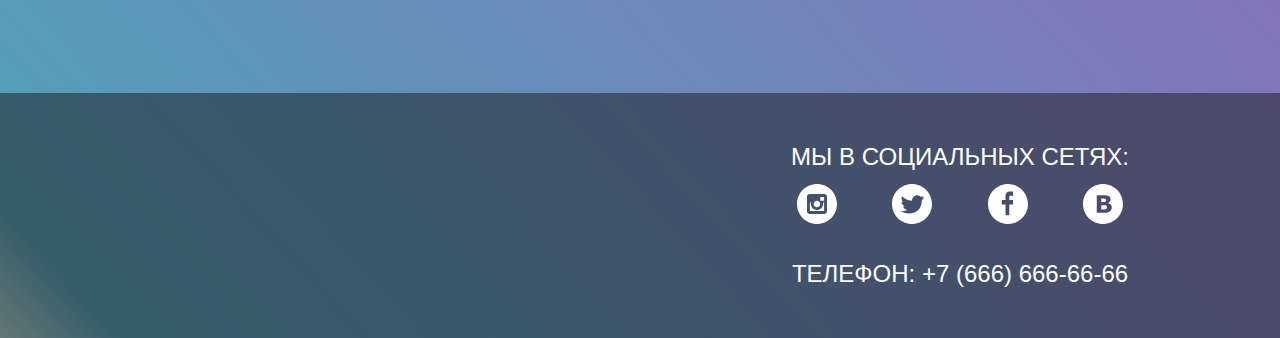
<file: personal.html>
<!DOCTYPE html>
<html lang="ru">
    <head>
        <meta charset="utf-8">
        <title>Личный кабинет</title>
        <link href="css/normalize.css" rel="stylesheet">
        <link href="https://fonts.googleapis.com/css2?family=Poiret+One&display=swap" rel="stylesheet">
        <link href="css/style.css" rel="stylesheet">
    </head>
    <body>

        <header class="main-header">
            <nav class="main-navigation container">
                <a class="main-header-logo" href="index.html">
                    <img src="svg/logo.svg" width="200" height="200" alt="Логотип">
                </a>
                <ul class="site-navigation">
                    <li><a href="catalog.html">Ассортимент</a></li>
                    <li><a href="delivery.html">Доставка и оплата</a></li>
                    <li><a href="info.html">О нас</a></li>
                </ul>
                <ul class="user-navigation">
                    <li><a class="login-link" href="personal.html">Войти</a></li>
                    <li><a class="basket-link" href="basket.html">Корзина</a></li>
                </ul>
            </nav>
        </header>

        <main class="container">

            <div class="section-wrapper-personal">
                <section class="personal-data">
                    <h1>Личный кабинет</h1>
                    <div class="perconal-column">
                        <div class="ice-bonus">
                            <img src="svg/user.svg" width="210" height="210">
                            <div class="points-wrapper">
                                <p class="points">130</p>
                                <img src="svg/ice-cream.svg" width="50" height="50">
                            </div>
                        </div>
                        <form class="personal-form">
                            <h2>Персональные данные</h2>
                            <p class="personal-label">
                                <label for="user-surname">Фамилия</label>
                                <input class="registr-input" id="user-surname" type="text" name="surmane" placeholder="">
                            </p>
                            <p class="personal-label">
                                <label for="user-name">Имя</label>
                                <input class="registr-input" id="user-name" type="text" name="name" placeholder="">
                            </p>
                            <p class="personal-label">
                                <label for="user-patronymic">Отчество</label>
                                <input class="registr-input" id="user-patronymic" type="text" name="patronymic" placeholder="">
                            </p>
                            <p class="personal-label">
                                <label for="user-number">Телефон</label>
                                <input class="registr-input" id="user-number" type="tel" name="number" placeholder="">
                            </p>
            
                            <p class="personal-label-last">
                                <label for="user-email">Email</label>
                                <input class="registr-input" id="user-email" type="text" name="email" placeholder="">
                            </p>
                            <button class="button" type="submit">Сохранить изменения</button>
                        </form>
                    </div>
                    <form class="pass-form">
                        <h2>Смена пароля</h2>
                        <p class="personal-label">
                            <label for="user-lastpassword">Старый пароль</label>
                            <input class="registr-input" id="user-lastpassword" type="password" name="lastpassword" placeholder="">
                        </p>
                        <p class="personal-label">
                            <label for="user-prepassword">Новый пароль</label>
                            <input class="registr-input" id="user-prepassword" type="password" name="prepassword" placeholder="">
                        </p>
                        <p class="personal-label-last">
                            <label for="user-password">Повторите пароль</label>
                            <input class="registr-input" id="user-password" type="password" name="password" placeholder="">
                        </p>
                        <button class="button" type="submit">Сохранить изменения</button>
                    </form>
                </section>
            </div>
            
        </main>

        <footer class="main-footer">
            <div class="container">
                <div class="footer-contacts">
                    <p class="we-in-social">Мы в социальных сетях:</p>
                    <ul class="footer-social-list">
                        <li><a class="social-button" href="#"><span class="visually-hidden">Инстаграм</span>
                            <svg xmlns="http://www.w3.org/2000/svg" width="40" height="40" viewBox="0 0 32 32">
                                <g fill="#FFF">
                                    <path d="M20.916 16a4.938 4.938 0 1 1-9.877 0c0-.394.051-.773.138-1.14h-.897v6.838h11.396V14.86h-.897c.086.367.137.746.137 1.14z"/>
                                    <path d="M15.978 18.659c1.466 0 2.659-1.193 2.659-2.659s-1.193-2.659-2.659-2.659c-1.466 0-2.659 1.193-2.659 2.659s1.192 2.659 2.659 2.659zM18.637 10.302h3.039v3.039h-3.039z"/>
                                    <path d="M16 0C7.164 0 0 7.164 0 16c0 8.837 7.164 16 16 16 8.837 0 16-7.163 16-16 0-8.836-7.163-16-16-16zm7.955 21.698a2.285 2.285 0 0 1-2.279 2.279H10.279A2.285 2.285 0 0 1 8 21.698V10.302a2.286 2.286 0 0 1 2.279-2.279h11.396a2.286 2.286 0 0 1 2.279 2.279v11.396z"/>
                                </g>
                            </svg>
                        </a></li>
                        <li><a class="social-button" href="#"><span class="visually-hidden">Твиттер</span>
                            <svg xmlns="http://www.w3.org/2000/svg" width="40" height="40" viewBox="0 0 32 32">
                                <path fill="#FFF" d="M16 0C7.164 0 0 7.164 0 16c0 8.837 7.164 16 16 16 8.837 0 16-7.163 16-16 0-8.836-7.163-16-16-16zm7.944 12.809c-.251 6.516-3.463 10.832-10.992 10.702h-.486c-.447 0-4.543-.443-5.344-1.823 2.479.19 4.247-.406 5.12-1.136-1.048-.289-2.923-.461-3.251-2.848.384.104.618.221
                                 1.299.113-1.307-.824-2.758-1.519-2.679-3.643.311.317 1.164.518 1.46.457-.768-.233-2.149-3.244-.974-4.781 1.984 1.79 4.075 3.482 7.804 3.643.227-2.214 1.24-3.699 3.168-4.325 1.84-.479 3.255.26 3.901 1.138.737-.224 1.453-.466 2.193-.685-.004.833-.569 1.463-.935 1.709.747.165 1.423-.475 1.423-.475-.184.963-1.094 1.725-1.707 1.954z"/>
                            </svg>
                        </a></li>
                        <li><a class="social-button" href="#"><span class="visually-hidden">Фейсбук</span>
                            <svg xmlns="http://www.w3.org/2000/svg" width="40" height="40" viewBox="0 0 32 32">
                                <path fill="#FFF" d="M16 0C7.164 0 0 7.163 0 16s7.164 16 16 16c8.837 0 16-7.164 16-16S24.837 0 16 0zm4.062 9.455h-3.021v3.444h3.021v3.445h-3.021v8.61H14.02v-8.61H11v-3.445h3.021V9.455c0-1.902 1.353-3.445 3.021-3.445h3.021v3.445z"/>
                            </svg>
                        </a></li>
                        <li><a class="social-button" href="#"><span class="visually-hidden">Вконтакте</span>
                            <svg xmlns="http://www.w3.org/2000/svg" width="40" height="40" viewBox="0 0 32 32">
                                <g fill="#FFF">
                                    <path d="M16.637 14.495c.402-.019.719-.082.951-.188.326-.145.54-.33.641-.559.101-.229.15-.496.15-.797 0-.232-.058-.465-.174-.697-.116-.232-.322-.405-.617-.517-.264-.1-.592-.155-.984-.165a76.242 76.242 0 0 0-1.652-.014h-.339v2.965h.565c.571 0 1.057-.009 1.459-.028zM18.118 17.084c-.282-.081-.672-.125-1.166-.132a127.97
                                     127.97 0 0 0-1.55-.009h-.79v3.493h.264c1.014 0 1.74-.003 2.18-.009a3.2 3.2 0 0 0 1.212-.245c.377-.157.633-.364.774-.625s.214-.562.214-.9c0-.446-.088-.788-.261-1.03-.17-.241-.464-.423-.877-.543z"/>
                                    <path d="M16 0C7.164 0 0 7.164 0 16c0 8.837 7.164 16 16 16 8.837 0 16-7.163 16-16 0-8.836-7.163-16-16-16zm6.602 20.531a3.73 3.73 0 0 1-1.124 1.327c-.552.415-1.161.71-1.823.886s-1.501.264-2.519.264h-6.121V8.987h5.443c1.13 0 1.957.038 2.48.113a5.126 5.126 0 0 1 1.561.5c.533.27.929.632 1.189 1.087.26.455.392.975.392 
                                     1.558 0 .678-.179 1.278-.536 1.795-.358.518-.863.92-1.517 1.208v.075c.917.182 1.642.559 2.179 1.13.537.571.807 1.325.807 2.261 0 .678-.138 1.283-.411 1.817z"/>
                                </g>
                            </svg>
                        </a></li>
                    </ul>
                    <p class="footer-tel">Телефон: +7 (666) 666-66-66</p>
                </div>
            </div>
        </footer>

    </body>
</html>
</file>
<file: css/style.css>
body {
  min-width: 1920px;
  margin: 0;
  padding: 0;

  font-family: "Roboto", Arial, sans-serif;
  font-style: normal;
  font-size: 24px;
  line-height: 28px;
  font-weight: normal;
  color: black;
  background-color: #8e6bbb;

  background: linear-gradient(
    47.44deg,
    #b0d5d2 0%,
    #51a1ba 3.86%,
    #ab51ba 90.02%,
    #ba5196 95.7%
  );
}

a {
  text-decoration: none;
}

img {
  max-width: 100%;
  height: auto;
}

.inner-page {
  background-color: #8e6bbb;
  background: conic-gradient(
    from 89.83deg at 50% 49.29%,
    #0057ff -0.36deg,
    #81acff 44.82deg,
    #abc8ff 135.41deg,
    #feffff 173.63deg,
    #0057ff 359.64deg,
    #81acff 404.82deg
  );

  /* background: linear-gradient(
    180deg,
    #b0d5d2 0%,
    #51a1ba 3.86%,
    #b0d5d2 50%,
    #51a1ba 80%,
    #b0d5d2 90%
  ); */
}

.inner-page .main-header {
  margin-bottom: 0;
}

.visually-hidden:not(:focus):not(:active),
input[type="checkbox"].visually-hidden,
input[type="radio"].visually-hidden {
  position: absolute;

  width: 1px;
  height: 1px;
  margin: -1px;
  border: 0;
  padding: 0;

  white-space: nowrap;

  clip-path: inset(100%);
  clip: rect(0 0 0 0);
  overflow: hidden;
}

.modal {
  position: fixed;
  color: #000000;
  display: none;
  background-color: white;
}

.modal-overlay {
  position: fixed;
  left: 0;
  right: 0;
  top: 0;
  bottom: 0;
  background-color: rgba(0, 0, 0, 0.6);

  display: none;
}

.modal-login {
  top: 120px;
  left: 50%;

  display: none;

  width: 383px;
  margin-left: -228.5px;
  padding: 26px 37px;
  background-color: white;
  border-radius: 25px;
}

.modal-login p {
  margin: 0;
  padding: 0;
}

.modal-login a {
  color: #000000;
  text-decoration: underline;
}

.modal-login button {
  margin-bottom: 11px;
}

.restore {
  margin-right: 18px;
}

.modal input {
  margin-bottom: 19px;
}

.modal .input-last {
  margin-bottom: 10px;
}

.modal-close {
  position: absolute;
  top: 13px;
  right: 13px;

  width: 23px;
  height: 23px;

  font-size: 0;
  background-color: transparent;
  border: 0;

  cursor: pointer;
}

.modal-close::before,
.modal-close::after {
  content: "";

  position: absolute;
  top: 10px;
  right: 0px;

  width: 23px;
  height: 2.5px;

  background-color: #000000;
  filter: drop-shadow(0px 4px 4px rgba(0, 0, 0, 0.25));
}

.modal-close::before {
  transform: rotate(45deg);
}

.modal-close::after {
  transform: rotate(-45deg);
}

.modal-close-reg {
  position: absolute;
  top: 13px;
  right: 13px;

  width: 23px;
  height: 23px;

  font-size: 0;
  background-color: transparent;
  border: 0;

  cursor: pointer;
}

.modal-close-reg::before,
.modal-close-reg::after {
  content: "";

  position: absolute;
  top: 10px;
  right: 0px;

  width: 23px;
  height: 2.5px;

  background-color: #000000;
  filter: drop-shadow(0px 4px 4px rgba(0, 0, 0, 0.25));
}

.modal-close-reg::before {
  transform: rotate(45deg);
}

.modal-close-reg::after {
  transform: rotate(-45deg);
}

.modal-registr {
  top: 30px;
  left: 50%;

  display: none;

  width: 383px;
  margin-left: -228.5px;
  padding: 26px 37px;
  background-color: white;
  border-radius: 25px;
}

.modal-registr p {
  margin: 0;
  padding: 0;
}

.modal-item {
  top: 120px;
  left: 50%;

  display: none;

  width: 726px;
  margin-left: -425px;
  padding-right: 84px;
  padding-left: 40px;
  padding-top: 40px;
  padding-bottom: 40px;
  color: white;
  background-color: black;
  border-radius: 50px;
}

.button-list {
  margin: 0;
  padding: 0;
  list-style: none;
  display: flex;
  justify-content: space-between;
  margin-bottom: 20px;
}

.modal-item-text {
  display: flex;
  flex-direction: column;
  align-items: center;
}

.modal-item-group {
  display: flex;
  flex-direction: column;
  margin-right: 33px;
}

.modal-item-wrapper {
  display: flex;
  flex-direction: row-reverse;
}

.modal-close-white {
  position: absolute;
  top: 30px;
  right: 30px;

  width: 23px;
  height: 23px;

  font-size: 0;
  background-color: transparent;
  border: 0;

  cursor: pointer;
}

.modal-close-white::before,
.modal-close-white::after {
  content: "";

  position: absolute;
  top: 10px;
  right: 0px;

  width: 23px;
  height: 2.5px;

  background-color: white;
  filter: drop-shadow(0px 4px 4px rgba(255, 255, 255, 0.25));
}

.modal-close-white::before {
  transform: rotate(45deg);
}

.modal-close-white::after {
  transform: rotate(-45deg);
}

.modal-item h1 {
  margin: 0;
  padding: 0;
  font-size: 32px;
  line-height: 38px;
  font-style: normal;
  font-weight: 400;
  margin-bottom: 35px;
}

.modal-item-description {
  margin: 0;
  padding: 0;
  margin-bottom: 280px;
}

.modal-item-price {
  margin: 0;
  padding: 0;
  font-size: 40px;
  line-height: 47px;
  font-weight: 700;
}

.modal-item img {
  margin-bottom: 20px;
}

.modal-confirm {
  top: 120px;
  left: 50%;

  display: none;

  width: 407px;
  margin-left: -203px;
  padding: 20px 12px;
  background-color: white;
  border-radius: 25px;
}

.modal-confirm p {
  margin: 0;
  padding: 0;
  margin-bottom: 24px;
  text-align: center;
}

.modal-overlay--visible {
  display: block;
  opacity: 1;
  visibility: visible;
}

.modal--visible {
  display: block;
  animation-name: bounce;
  animation-duration: 0.6s;
}

.main-navigation {
  display: flex;
  align-items: center;
  justify-content: space-between;

  font-size: 26px;
  line-height: 30px;
  color: white;
  min-height: 110px;
}

.main-header {
  background-color: rgba(25, 25, 25, 0.5);
}

.main-header-logo {
  position: absolute;
  left: -23.5px;
  top: 0px;
}

.main-navigation .container {
  display: flex;
  justify-content: space-between;
}

.main-navigation a {
  margin: 0;
  padding: 0;
  color: white;
}

.site-navigation,
.user-navigation {
  list-style: none;
  margin: 0;
  padding: 0;
}

.site-navigation {
  display: flex;
  flex-wrap: wrap;

  margin-left: 240px;
}

.site-navigation li {
  display: flex;
  flex-wrap: wrap;
  padding-left: 75px;
}

.site-navigation :first-child {
  padding-left: 0;
}

.user-navigation {
  display: flex;
  flex-wrap: wrap;
}

.user-navigation .login-link {
  padding-right: 42px;
  margin-right: 50px;
  position: relative;
}

.user-navigation .login-link::after {
  content: "";

  position: absolute;
  top: 3px;
  right: 0;

  width: 22px;
  height: 24px;

  background-image: url("../svg/login.svg");
  background-repeat: no-repeat;
  background-position: 0 0;
}

.user-navigation .basket-link {
  padding-right: 44px;
  position: relative;
}

.user-navigation .basket-link::after {
  content: "";

  position: absolute;
  top: 3px;
  right: 0;

  width: 26px;
  height: 24px;

  background-image: url("../svg/basket.svg");
  background-repeat: no-repeat;
  background-position: 0 0;
}

.container {
  width: 1680px;
  margin: 0 auto;
  padding: 0;
  position: relative;
}

.catalog {
  margin-top: 172px;
  margin-bottom: 50px;
}

.catalog-list {
  list-style: none;
  padding: 0;
  margin: 0;

  display: flex;
  flex-wrap: wrap;
  justify-content: space-between;
}

.catalog-item {
  width: 267px;
  margin-bottom: 47px;
  margin-right: 203px;
  text-align: center;
}

.catalog-item img {
  margin-bottom: 30px;
}

.catalog-item a {
  margin: 0;
  padding: 0;
  color: white;
  text-shadow: 0px 4px 4px rgba(0, 0, 0, 0.25);
}

.catalog-list :nth-child(4n + 4) {
  margin-right: 0px;
}

.pagination-list {
  margin: 0;
  padding: 0;
  margin-left: auto;
  margin-bottom: 35px;
  list-style: none;

  width: 278px;

  display: flex;
  align-items: center;
  flex-wrap: wrap;
}

.pagination-list a {
  color: white;
  margin: 0;
  padding: 0;
}

.pagination-item {
  margin-right: 30px;
}

.pagination-list :last-child {
  margin-right: 0;
}

.pagination-item-current a {
  display: block;
  padding-top: 6px;
  padding-bottom: 6px;
  padding-right: 15px;
  padding-left: 13px;
  color: #000000;
  background-color: #ffffff;
  border-radius: 50%;
}

.pagination-item-current {
  margin-right: 15px;
}

.main-footer {
  min-height: 243px;
  background-color: rgba(25, 25, 25, 0.5);
}

.footer-contacts {
  padding-top: 50px;
  padding-bottom: 50px;

  color: white;
  text-transform: uppercase;

  display: flex;
  flex-direction: column;
  align-items: center;
}

.footer-social-list {
  width: 327px;
  margin: 0;
  padding: 0;
  list-style: none;

  display: flex;
  justify-content: space-between;
  margin-bottom: 30px;
}

.we-in-social {
  margin: 0;
  padding: 0;
  margin-bottom: 13px;
}

.footer-tel {
  margin: 0;
  padding: 0;
}

.news img {
  margin-bottom: 44px;
}

.news h2 {
  font-style: normal;
  font-weight: 400;
  font-size: 48px;
  line-height: 56px;
  text-transform: uppercase;
  margin-bottom: 44px;
  font-weight: 300;
  text-shadow: 0px 4px 4px rgba(0, 0, 0, 0.25);
}

.container2 {
  width: 1920px;
  margin: 0 auto;
  padding: 0;
}

.news-list-wrapper {
  background-image: url("../img/vaflya.jpg");
  border-radius: 50px;
  background-repeat: no-repeat;
  margin-bottom: 144px;
}

.news-item {
  width: 267px;
  margin-top: 30px;
  margin-bottom: 20px;
  text-align: center;
}

.news-list {
  margin: 0;
  padding: 0;
  list-style: none;

  display: flex;
  justify-content: space-between;
}

.news-item1 {
  margin-left: 120px;
}

.news-item4 {
  margin-right: 120px;
}

.news-item img {
  margin-bottom: 30px;
}

.news-item a {
  margin: 0;
  padding: 0;
  color: black;
  text-shadow: 0px 4px 4px rgba(0, 0, 0, 0.25);
}

.section-wrapper {
  margin-top: 107px;
  margin-bottom: 107px;
  min-height: 1273px;
  background-color: white;
  border-radius: 50px;
  padding: 48px 142px;
  position: relative;
}

.section-wrapper::before {
  content: "";

  position: absolute;
  width: 1389px;
  height: 0px;
  left: 142px;
  top: 166px;

  border: 1px solid #696969;
}

.section-wrapper-basket {
  margin-top: 107px;
  margin-bottom: 107px;
  min-height: 1273px;
  background-color: white;
  border-radius: 50px;
  padding: 48px 142px;
  position: relative;
}

.section-wrapper-basket::before {
  content: "";

  position: absolute;
  width: 1389px;
  height: 0px;
  left: 142px;
  top: 1020px;

  border: 1px solid #696969;
}

.section-wrapper-personal {
  margin-top: 107px;
  margin-bottom: 107px;
  min-height: 1273px;
  background-color: white;
  border-radius: 50px;
  padding: 48px 142px;
  position: relative;
}

.section-wrapper-order {
  margin-top: 107px;
  margin-bottom: 107px;
  min-height: 1273px;
  background-color: white;
  border-radius: 50px;
  padding: 48px 142px;
  position: relative;
}

.section-wrapper-order::before {
  content: "";

  position: absolute;
  width: 1389px;
  height: 0px;
  left: 142px;
  top: 1015px;

  border: 1px solid #696969;
}

.section-wrapper-order::after {
  content: "";

  position: absolute;
  width: 1389px;
  height: 0px;
  left: 142px;
  top: 166px;

  border: 1px solid #696969;
}

.delivery h1 {
  font-weight: normal;
  margin: 0;
  padding: 0;
  font-size: 48px;
  line-height: 56px;
  text-transform: uppercase;
  text-align: center;
  margin-bottom: 62px;
  text-shadow: 0px 4px 4px rgba(0, 0, 0, 0.25);
}

.delivery h2 {
  font-weight: normal;
  margin: 0;
  padding: 0;
  font-size: 32px;
  line-height: 38px;
  margin-bottom: 41px;
}

.delivery p {
  margin: 0;
  padding: 0;
  margin-bottom: 13px;
  margin-left: 60px;
}

.ice-bucket h1 {
  font-weight: normal;
  margin: 0;
  padding: 0;
  font-size: 48px;
  line-height: 56px;
  text-transform: uppercase;
  text-align: center;
  margin-bottom: 62px;
  text-shadow: 0px 4px 4px rgba(0, 0, 0, 0.25);
}

.ice-bucket h2 {
  font-weight: normal;
  margin: 0;
  padding: 0;
  font-size: 32px;
  line-height: 38px;
  margin-bottom: 41px;
}

.ice-bucket p {
  margin: 0;
  padding: 0;
  margin-bottom: 13px;
  margin-left: 60px;
}

.ice-bucket .p1 {
  margin-bottom: 0;
}

.ice-bucket ul {
  margin: 0;
  padding: 0;
  margin-bottom: 13px;
  margin-left: 83px;
}

.ice-bucket img {
  margin-left: 60px;
  display: none;
}

.ice-bucket iframe {
  margin-left: 60px;
}

.ice-bucket a {
  text-decoration: underline;
  color: #000000;
}

input {
  box-sizing: border-box;
  width: 383px;
  padding: 7px 11px;

  font: inherit;

  background-color: #d9d9d9;
  border: 1px solid #000000;
  border-radius: 10px;
}

.button {
  display: inline-block;
  width: 383px;
  padding: 11px 11px;

  font: inherit;
  text-align: center;
  color: white;
  vertical-align: middle;

  background-color: #0057ff;
  border: 1px solid #000000;
  border-radius: 15px;
  cursor: pointer;
}

.button-choiсe {
  width: 87px;
}

.button-choiсe:hover {
  color: #0057ff;
  background-color: white;
}

.button-add:hover {
  color: #0057ff;
  background-color: white;
}

.button-countm {
  padding: 0;
  padding-bottom: 26px;
  width: 28px;
  height: 26px;
  border-radius: 5px;
  box-shadow: 0px 4px 4px rgba(0, 0, 0, 0.25);
  margin-right: 5px;
}

.button-countp {
  padding: 0;
  padding-bottom: 26px;
  width: 28px;
  height: 26px;
  border-radius: 5px;
  box-shadow: 0px 4px 4px rgba(0, 0, 0, 0.25);
  margin-right: 23px;
  margin-left: 5px;
}

.basket-data h1 {
  font-weight: normal;
  margin: 0;
  padding: 0;
  font-size: 48px;
  line-height: 56px;
  text-transform: uppercase;
  text-align: center;
  margin-bottom: 62px;
  text-shadow: 0px 4px 4px rgba(0, 0, 0, 0.25);
}

.basket-data h2 {
  font-weight: normal;
  margin: 0;
  padding: 0;
  font-size: 32px;
  line-height: 38px;
}

.basket-data p {
  margin: 0;
  padding: 0;
}

.basket-item-name {
  color: #000000;
}

.button-link {
  padding: 0;
  padding-top: 11px;
  padding-bottom: 11px;
}

.basket-beg {
  display: flex;
  align-items: center;
  margin-bottom: 41px;
  justify-content: space-between;
}

.basket-calc {
  display: flex;
}

.basket-item {
  display: flex;
  align-items: center;
  margin-bottom: 30px;
}

.basket-item-info {
  height: 107px;
  display: flex;
  flex-direction: column;
  justify-content: space-between;
  margin-left: 13px;
}

.basket-del {
  width: 23px;
  height: 23px;
  margin-left: auto;

  font-size: 0;
  background-color: transparent;
  border: 0;

  cursor: pointer;
  filter: drop-shadow(0px 4px 4px rgba(0, 0, 0, 0.25));
}

.basket-list {
  margin: 0;
  padding: 0;
  list-style: none;
  height: 725px;
}

.basket-filter-option {
  width: 345px;
  margin-bottom: 10px;
}

.basket-filter-option label {
  position: relative;

  display: block;

  cursor: pointer;
  user-select: none;
}

.filter-input-checkbox + label::before {
  content: "";

  position: absolute;
  top: 0;
  left: 345px;

  width: 23px;
  height: 23px;

  background-image: url("../svg/checkbox-off.svg");
  background-repeat: no-repeat;
  background-position: 0 0;
}

.filter-input-checkbox:checked + label::after {
  content: "";

  position: absolute;
  top: 0;
  left: 345px;

  width: 27px;
  height: 23px;

  background-image: url("../svg/checkbox-on.svg");
  background-repeat: no-repeat;
  background-position: 0 0;
}

.basket-total {
  margin-top: 16px !important;
  margin-bottom: 28px !important;
}

.basket-buttons {
  display: flex;
  flex-direction: column;
}

.button-link-order {
  margin-bottom: 18px;
}

.history h1 {
  font-weight: normal;
  margin: 0;
  padding: 0;
  font-size: 48px;
  line-height: 56px;
  text-transform: uppercase;
  text-align: center;
  margin-bottom: 80px;
  text-shadow: 0px 4px 4px rgba(0, 0, 0, 0.25);
}

.order-list {
  margin: 0;
  padding: 0;
  list-style: none;
  margin-bottom: 60px;
}

.order-list li {
  padding-right: 25px;
  padding-left: 40px;
  padding-bottom: 10px;
  padding-top: 10px;
  background-color: #d9d9d9;
  border-radius: 25px;
  margin-bottom: 18px;
  display: flex;
  justify-content: space-between;
  align-items: center;
  height: 133px;
}

.order-list:first-child {
  margin-top: 18px;
}

.history p {
  font-size: 32px;
  line-height: 38px;
  margin: 0;
  padding: 0;
}

.history-order-info {
  display: flex;
  flex-direction: column;
  justify-content: space-between;
}

.history-pagination-list {
  margin: 0;
  padding: 0;
  margin-left: auto;
  margin-bottom: 35px;
  list-style: none;

  width: 278px;

  display: flex;
  align-items: center;
  flex-wrap: wrap;
}

.history-pagination-list a {
  color: black;
  margin: 0;
  padding: 0;
}

.history-pagination-item {
  margin-right: 30px;
}

.history-pagination-list :last-child {
  margin-right: 0;
}

.history-pagination-item-current a {
  display: block;
  padding-top: 6px;
  padding-bottom: 6px;
  padding-right: 15px;
  padding-left: 13px;
  color: white;
  background-color: black;
  border-radius: 50%;
}

.history-pagination-item-current {
  margin-right: 15px;
}

.order-cancel {
  background: transparent;
  text-decoration: underline;
  border: 0;
  font-size: 32px;
  line-height: 38px;
  cursor: pointer;
}

.personal-data h1 {
  font-weight: normal;
  margin: 0;
  padding: 0;
  font-size: 48px;
  line-height: 56px;
  text-transform: uppercase;
  text-align: center;
  margin-bottom: 62px;
  text-shadow: 0px 4px 4px rgba(0, 0, 0, 0.25);
}

.personal-data h2 {
  font-weight: normal;
  margin: 0;
  padding: 0;
  font-size: 32px;
  line-height: 38px;
  margin-bottom: 42px;
}

.personal-data form {
  width: 660px;
}

.personal-label {
  margin: 0;
  padding: 0;
  margin-left: 35px;
  margin-bottom: 49px;
  display: flex;
  justify-content: space-between;
  align-items: center;
}

.personal-label-last {
  margin: 0;
  padding: 0;
  margin-left: 35px;
  margin-bottom: 23px;
  display: flex;
  justify-content: space-between;
  align-items: center;
}

.personal-data label {
  cursor: pointer;
}

.personal-data button {
  margin-left: 277px;
}

.perconal-column {
  display: flex;
  flex-direction: row-reverse;
  justify-content: space-between;
  margin-bottom: 60px;
}

.points {
  margin: 0;
  padding: 0;
  font-size: 50px;
  line-height: 59px;
  font-weight: 700;
  font-style: normal;
  color: #0057ff;
}

.points-wrapper {
  margin-top: 5px;
  display: flex;
}

.ice-bonus {
  display: flex;
  flex-direction: column;
  align-items: center;
}

.order-data h1 {
  font-weight: normal;
  margin: 0;
  padding: 0;
  font-size: 48px;
  line-height: 56px;
  text-transform: uppercase;
  text-align: center;
  margin-bottom: 62px;
  text-shadow: 0px 4px 4px rgba(0, 0, 0, 0.25);
}

.order-data h2 {
  font-weight: normal;
  margin: 0;
  padding: 0;
  font-size: 32px;
  line-height: 38px;
  margin-bottom: 42px;
}

.order-input-min {
  width: 60px;
}

.order-input-card {
  width: 255px;
}

.order-input-data {
  width: 90px;
}

.form-column {
  display: flex;
  justify-content: space-between;
  position: relative;
}

.form-column::after {
  content: "";

  position: absolute;
  border: 1px solid #696969;
  width: 415px;
  left: 495px;
  top: 206px;
  transform: rotate(90deg);
}

.form-row-1 {
  margin: 0;
  padding: 0;
  list-style: none;
  display: flex;
  margin-top: 9px;
  margin-bottom: 49px;
  width: 360px;
  justify-content: space-between;
}

.form-row-2 {
  display: flex;
  justify-content: space-between;
}

.form-row-3 {
  display: flex;
  justify-content: space-between;
}

.form-row-3 input {
  margin-left: 10px;
}

.form-row-4 {
  margin: 0;
  padding: 0;
  list-style: none;
  display: flex;
  width: 812px;
  justify-content: space-between;
  margin-bottom: 42px;
}

.form-row-5 {
  display: flex;
  justify-content: space-between;
}

.order-pers-form {
  width: 660px;
  margin-right: 127px;
  position: relative;
}

.order-pers-form::after {
  position: absolute;
  border: 1px solid #696969;
  width: 416px;
  left: 0;
  top: 0;
  transform: rotate(90deg);
}

.order-pers-form p {
  margin: 0;
  padding: 0;
  margin-left: 35px;
  margin-bottom: 49px;
  display: flex;
  justify-content: space-between;
  align-items: center;
}

.adres-form p {
  margin: 0;
  padding: 0;
  margin-bottom: 49px;
  display: flex;
  justify-content: space-between;
  align-items: center;
}

.adres-form h3 {
  margin: 0;
  padding: 0;
  margin-top: 15px;
  margin-bottom: 56px;
  font-size: 24px;
  line-height: 28px;
}

.adres-form {
  width: 610px;
  display: flex;
  flex-direction: column;
  justify-content: space-between;
}

.order-filter-option label {
  position: relative;

  display: block;

  cursor: pointer;
  user-select: none;
}

.filter-input-radio + label::before {
  content: "";

  position: absolute;
  top: 0;
  right: -35px;

  width: 25px;
  height: 25px;

  background-image: url("../svg/radio-off.svg");
  background-repeat: no-repeat;
  background-position: 0 0;
}

.filter-input-radio:checked + label::after {
  content: "";

  position: absolute;
  top: 0;
  right: -35px;

  width: 25px;
  height: 25px;

  background-image: url("../svg/radio-on.svg");
  background-repeat: no-repeat;
  background-position: 0 0;
}

.payment-form {
  width: 531px;
  margin-bottom: 50px;
}

.payment-form p {
  margin: 0;
  padding: 0;
  margin-left: 35px;
  margin-bottom: 49px;
}

.input-user-card {
  display: flex;
  justify-content: space-between;
}

.order-input-data {
  margin-left: 181px;
}

.order-input-min {
  margin-left: 10px;
}

@keyframes bounce {
  0% {
    transform: translateY(-2000px);
  }
  70% {
    transform: translateY(30px);
  }
  90% {
    transform: translateY(-10px);
  }
  100% {
    transform: translateY(0px);
  }
}

@keyframes shake {
  0%,
  100% {
    transform: translateX(0);
  }
  10%,
  30%,
  50%,
  70%,
  90% {
    transform: translateX(-10px);
  }
  20%,
  40%,
  60%,
  80% {
    transform: translateX(10px);
  }
}

.modal-error {
  animation-name: shake;
  animation-duration: 0.6s;
}
</file>
